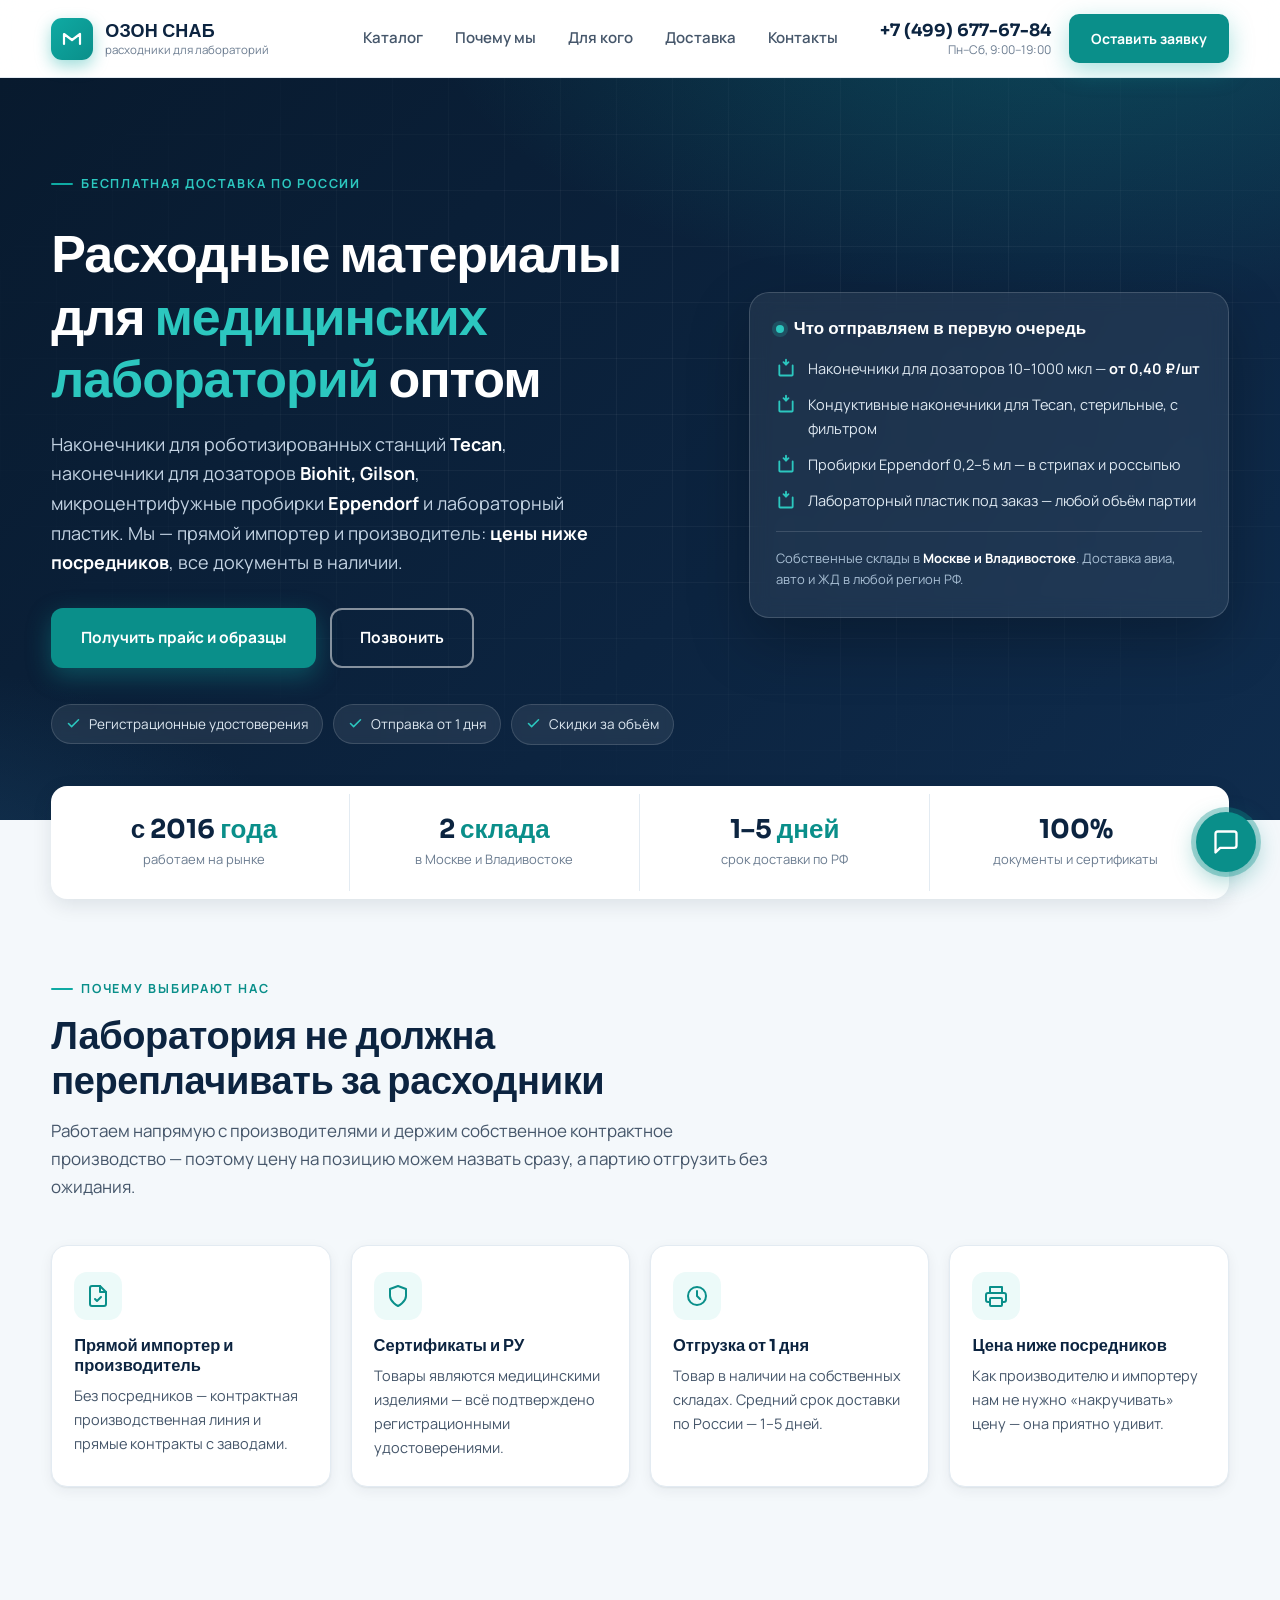
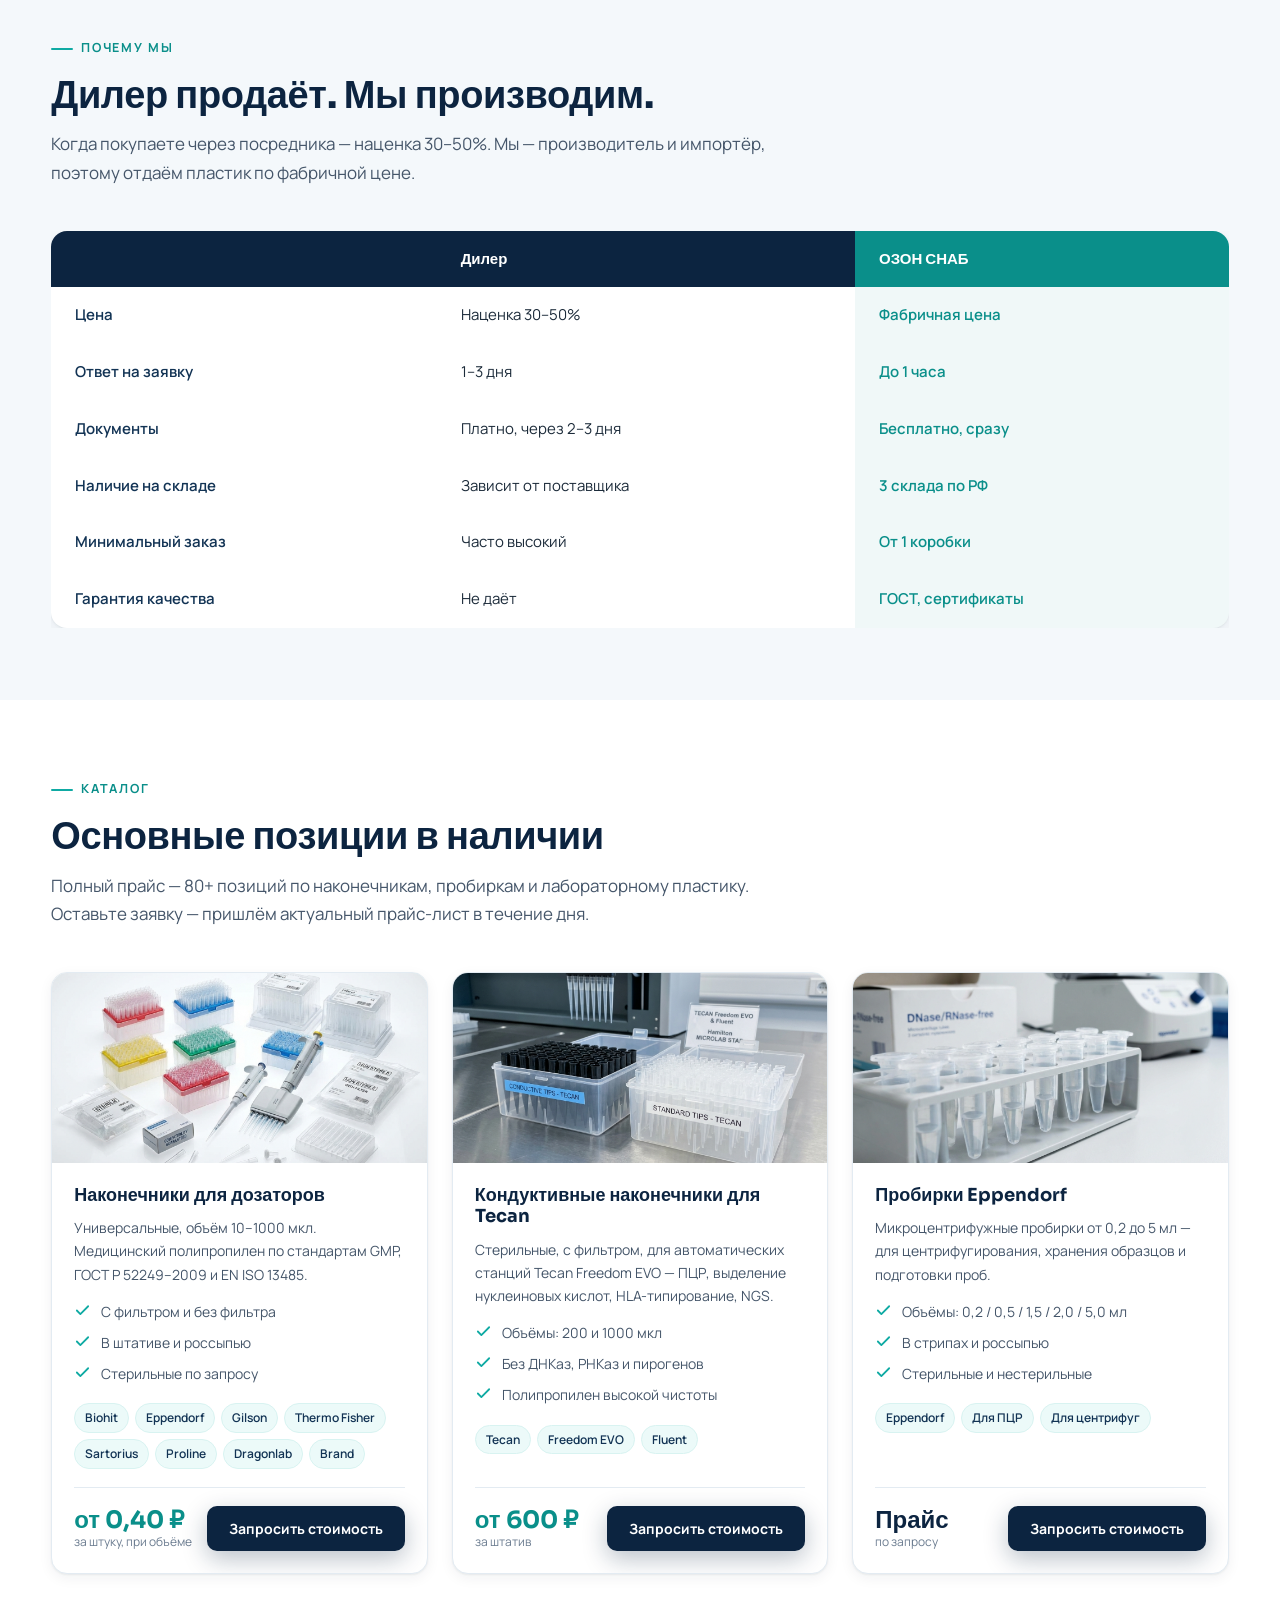
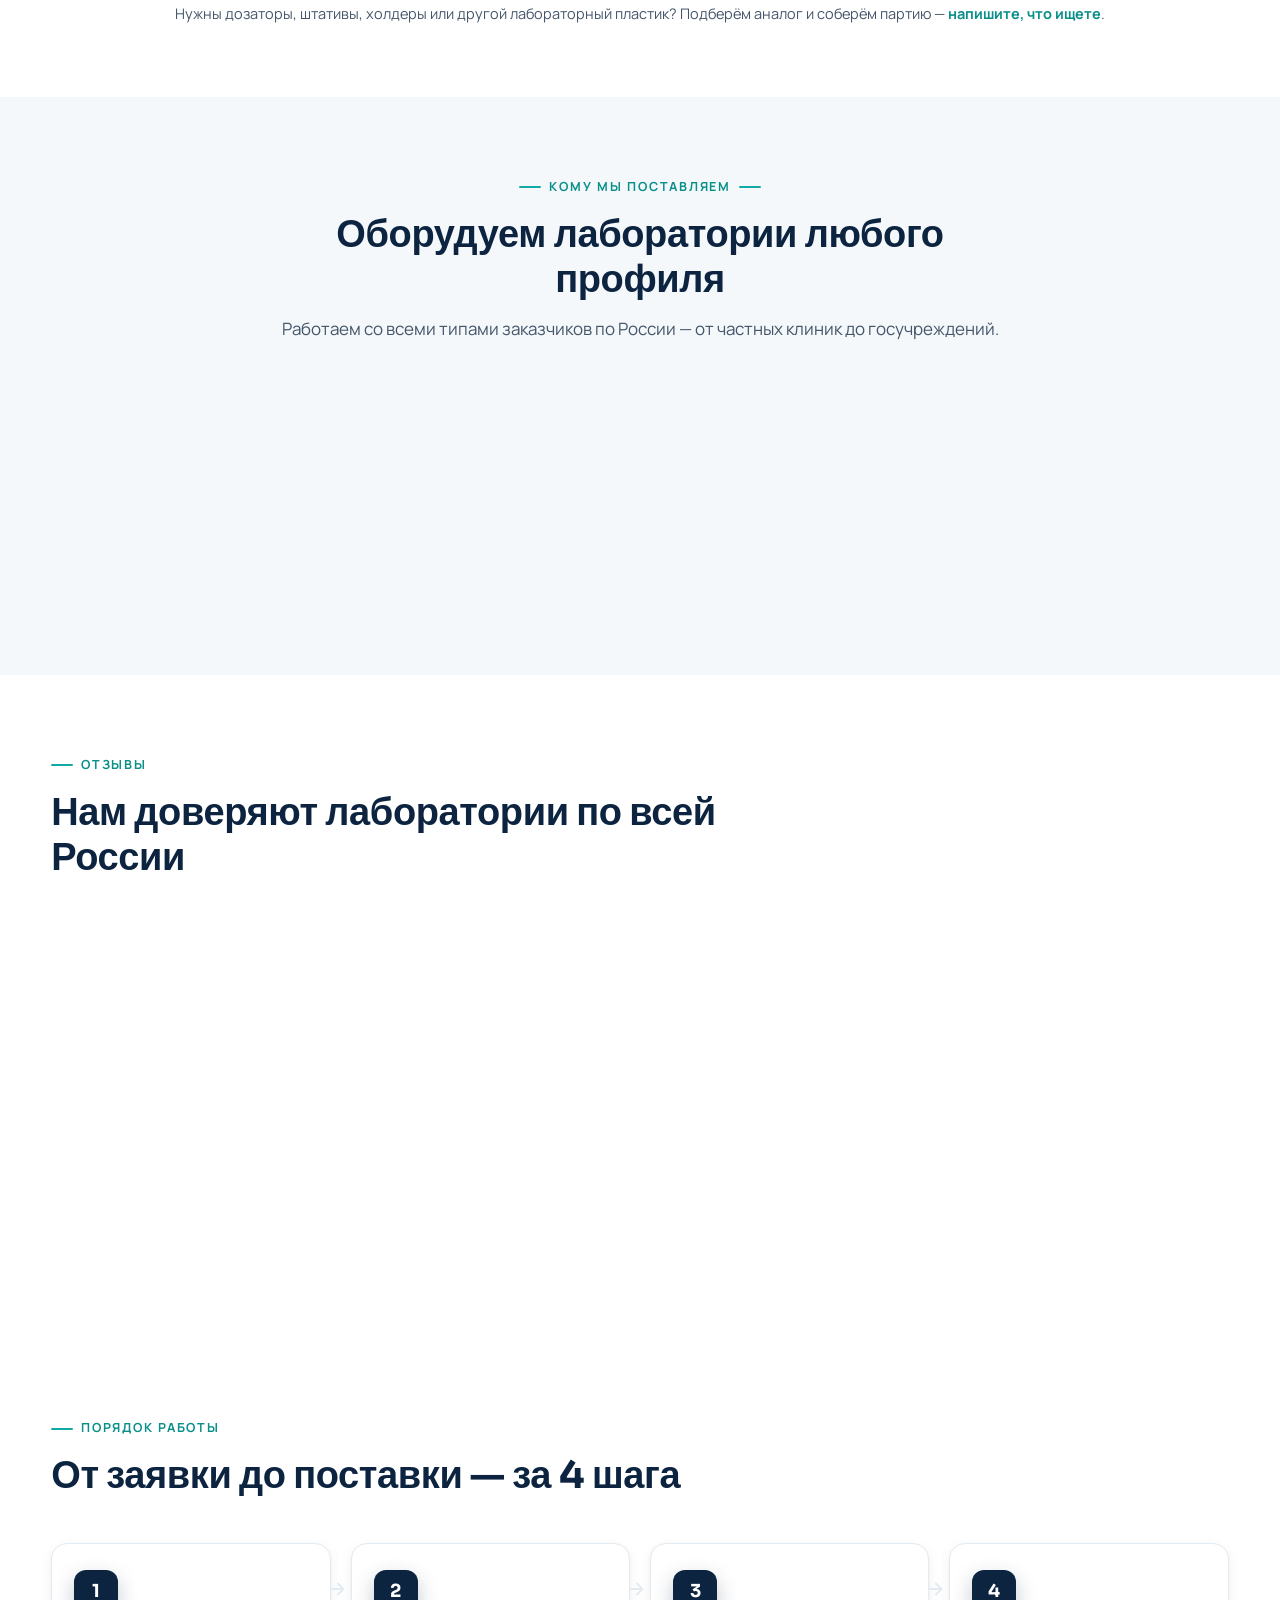
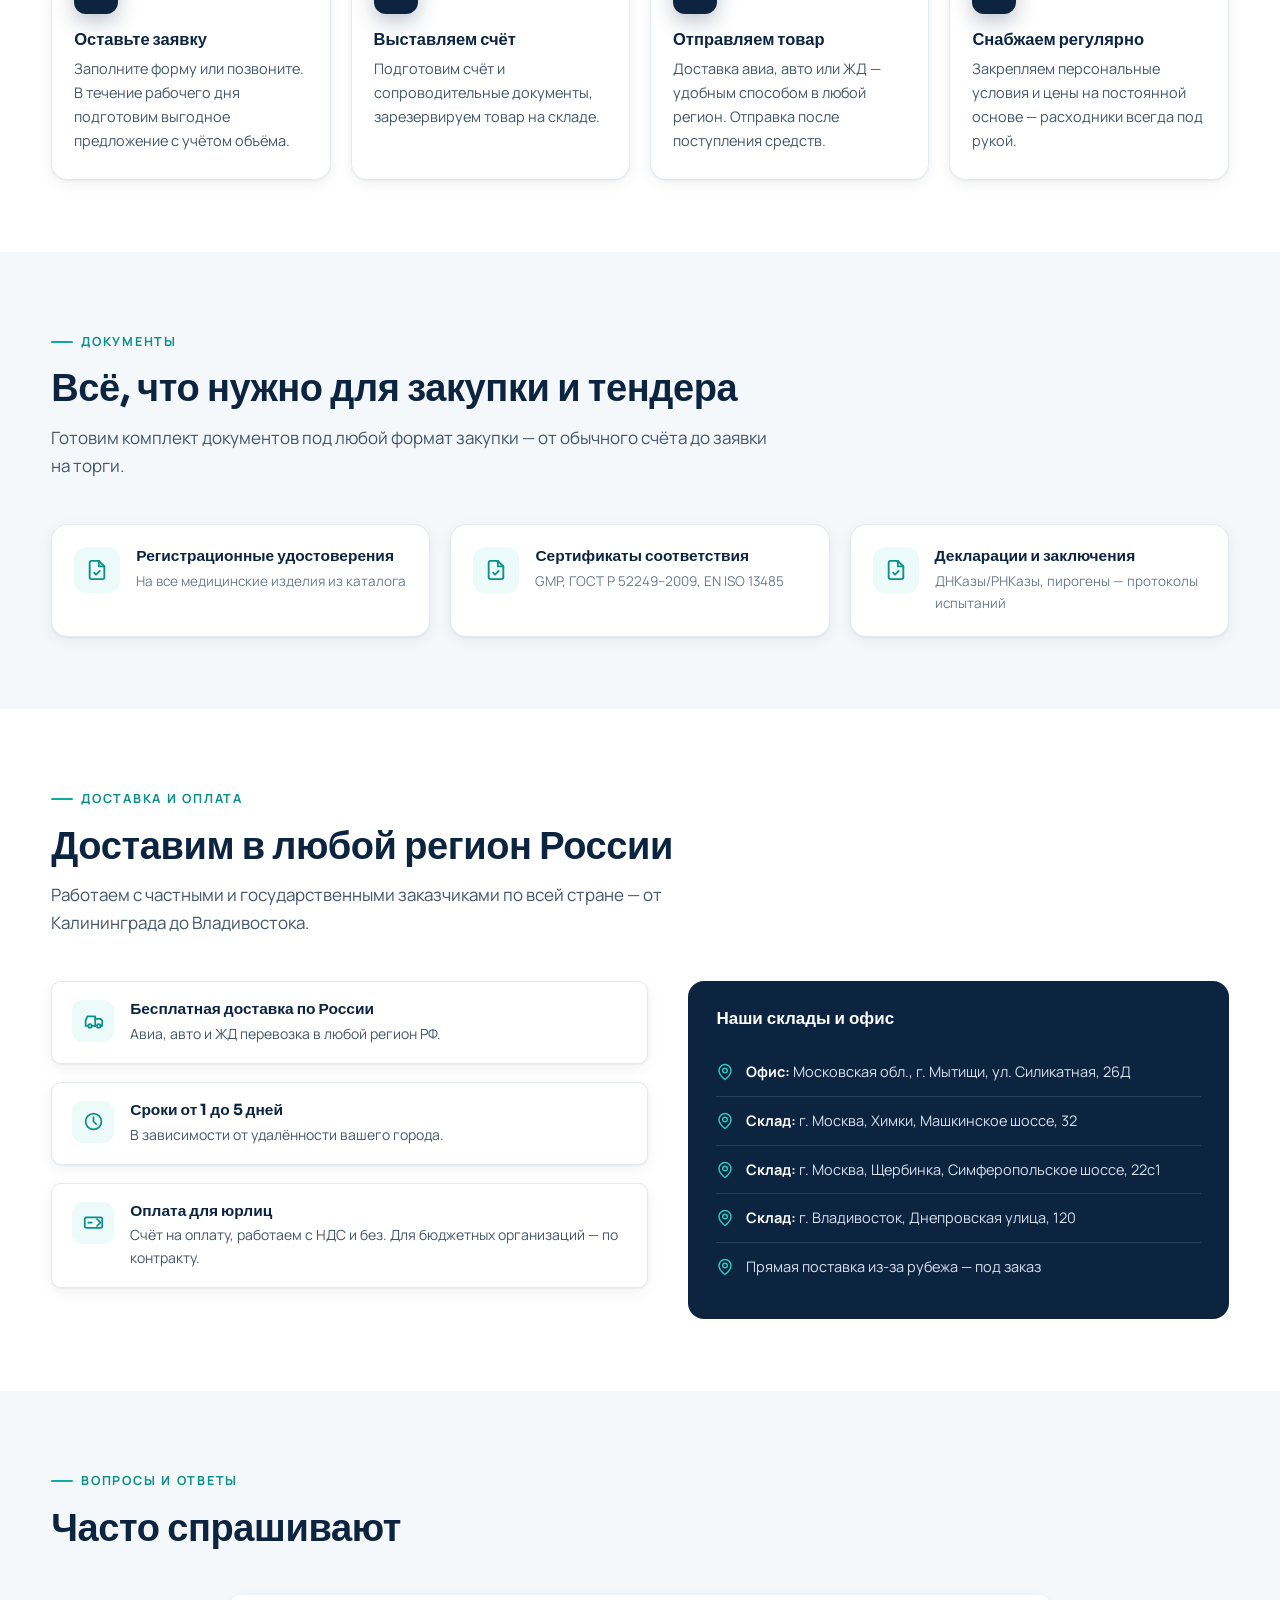
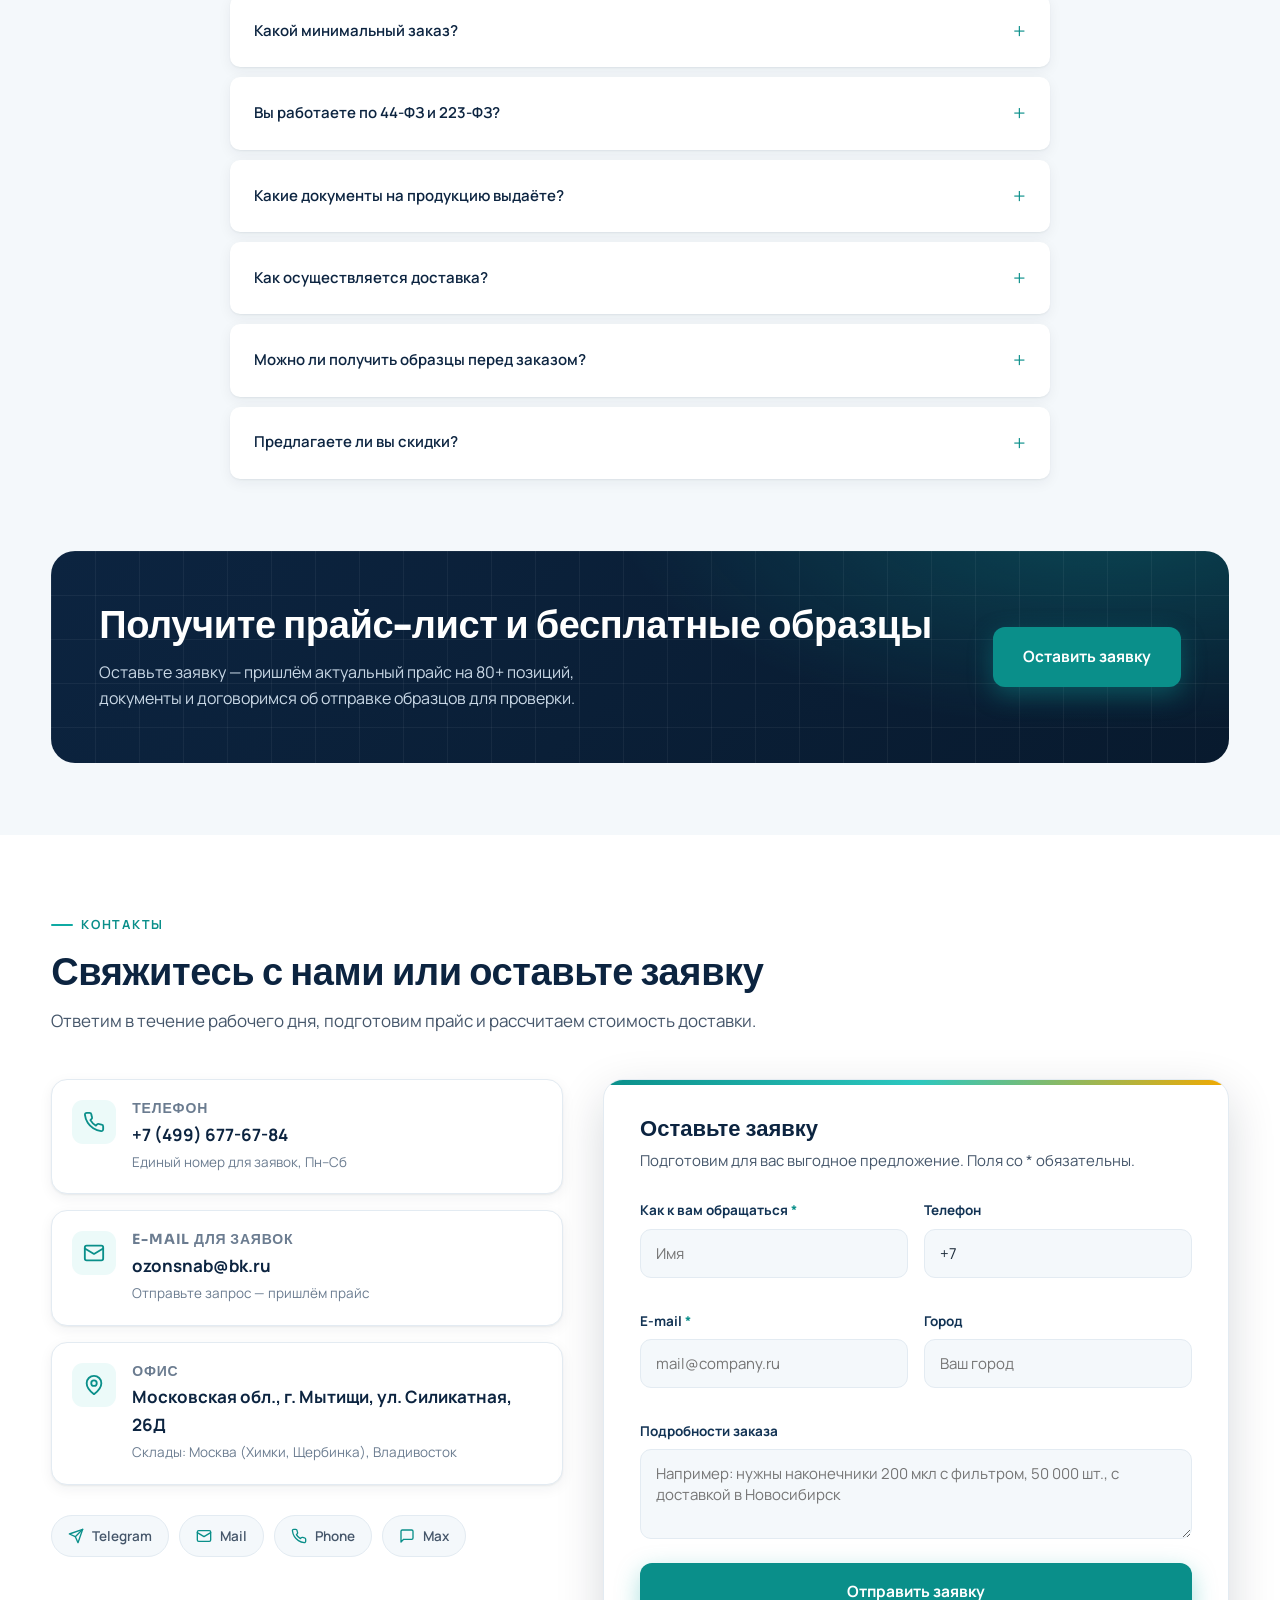
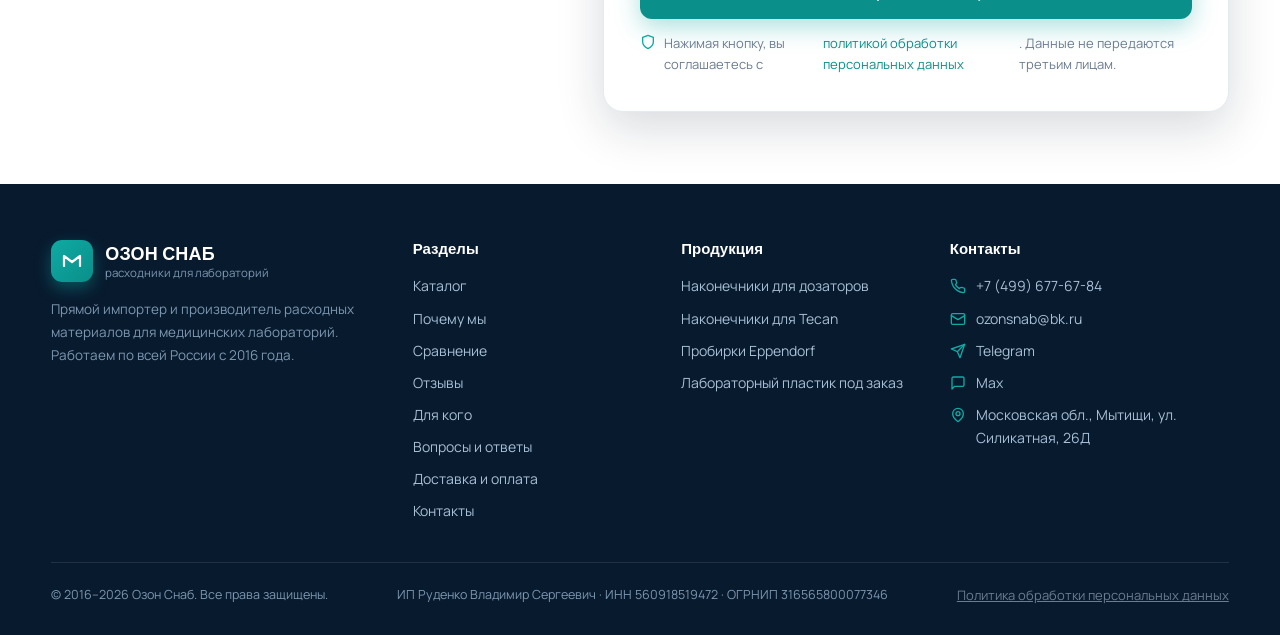
<file: ozonsnab-site/index.html>
<!DOCTYPE html>
<html lang="ru">
<head>
  <meta charset="UTF-8">
  <meta name="viewport" content="width=device-width, initial-scale=1.0">
  <title>Озон Снаб — расходные материалы для мед. лабораторий оптом с доставкой по России</title>
  <meta name="description" content="Наконечники для дозаторов Biohit, Gilson и роботизированных станций Tecan, пробирки Eppendorf оптом. Прямой импортер, сертификаты, бесплатная доставка по России. Запросите прайс и бесплатные образцы.">
  <meta name="keywords" content="наконечники для дозаторов, наконечники Tecan, пробирки eppendorf, расходные материалы для лабораторий, лабораторный пластик оптом">
  <meta property="og:title" content="Озон Снаб — расходные материалы для мед. лабораторий оптом">
  <meta property="og:description" content="Наконечники для дозаторов и Tecan, пробирки Eppendorf. Сертификаты РУ, бесплатная доставка по России. Прайс и образцы — по запросу.">
  <meta property="og:type" content="website">
  <meta property="og:url" content="https://ozonsnab.ru/">
  <meta property="og:image" content="">
  <link rel="preconnect" href="https://fonts.googleapis.com">
  <link rel="preconnect" href="https://fonts.gstatic.com" crossorigin>
  <link href="https://fonts.googleapis.com/css2?family=Manrope:wght@400;500;600;700;800&family=Sora:wght@600;700;800&display=swap" rel="stylesheet">
  <link rel="stylesheet" href="css/styles.css">
  <link rel="icon" type="image/svg+xml" href="data:image/svg+xml,%3Csvg xmlns='http://www.w3.org/2000/svg' viewBox='0 0 64 64'%3E%3Crect width='64' height='64' rx='14' fill='%230a8f8a'/%3E%3Cpath d='M18 42V22l14 12 14-12v20' stroke='white' stroke-width='5' fill='none' stroke-linecap='round' stroke-linejoin='round'/%3E%3C/svg%3E">

  <!-- Schema.org -->
  <script type="application/ld+json">
  {
    "@context": "https://schema.org",
    "@type": "Organization",
    "name": "Озон Снаб",
    "url": "https://ozonsnab.ru/",
    "email": "ozonsnab@bk.ru",
    "telephone": "+74996776784",
    "address": {
      "@type": "PostalAddress",
      "addressLocality": "Московская обл., г. Мытищи",
      "streetAddress": "ул. Силикатная, 26Д"
    },
    "founder": { "@type": "Person", "name": "Руденко Владимир Сергеевич" }
  }
  </script>
</head>
<body>

  <!-- ===== HEADER ===== -->
  <header class="header" id="top">
    <div class="container header-inner">
      <a class="logo" href="#top" aria-label="Озон Снаб — на главную">
        <span class="logo-mark">
          <svg viewBox="0 0 24 24" fill="none" stroke="#fff" stroke-width="2.2" stroke-linecap="round" stroke-linejoin="round"><path d="M4 17V7l8 6 8-6v10"/></svg>
        </span>
        <span class="logo-text">
          <b>ОЗОН СНАБ</b>
          <span>расходники для лабораторий</span>
        </span>
      </a>

      <nav class="nav" id="nav" aria-label="Основное меню">
        <a href="#catalog">Каталог</a>
        <a href="#about">Почему мы</a>
        <a href="#clients">Для кого</a>
        <a href="#delivery">Доставка</a>
        <a href="#contacts">Контакты</a>
      </nav>

      <div class="header-actions">
        <div class="header-phone">
          <a href="tel:+74996776784">+7 (499) 677-67-84</a>
          <span>Пн–Сб, 9:00–19:00</span>
        </div>
        <a href="#request" class="btn btn-primary btn-sm">Оставить заявку</a>
        <button class="burger" id="burger" aria-label="Открыть меню" aria-expanded="false">
          <span></span><span></span><span></span>
        </button>
      </div>
    </div>
  </header>

  <!-- ===== HERO ===== -->
  <section class="hero">
    <div class="container hero-inner">
      <div>
        <div class="eyebrow" style="color:var(--teal-400)">Бесплатная доставка по России</div>
        <h1>Расходные материалы для <em>медицинских лабораторий</em> оптом</h1>
        <p class="hero-sub">
          Наконечники для роботизированных станций <b>Tecan</b>, наконечники для дозаторов <b>Biohit, Gilson</b>,
          микроцентрифужные пробирки <b>Eppendorf</b> и лабораторный пластик.
          Мы — прямой импортер и производитель: <b>цены ниже посредников</b>, все документы в наличии.
        </p>
        <div class="hero-cta">
          <a href="#request" class="btn btn-primary">Получить прайс и образцы</a>
          <a href="tel:+74996776784" class="btn btn-outline">Позвонить</a>
        </div>
        <ul class="hero-tags">
          <li><svg viewBox="0 0 24 24" fill="none" stroke="currentColor" stroke-width="2.5" stroke-linecap="round" stroke-linejoin="round"><path d="M20 6 9 17l-5-5"/></svg>Регистрационные удостоверения</li>
          <li><svg viewBox="0 0 24 24" fill="none" stroke="currentColor" stroke-width="2.5" stroke-linecap="round" stroke-linejoin="round"><path d="M20 6 9 17l-5-5"/></svg>Отправка от 1 дня</li>
          <li><svg viewBox="0 0 24 24" fill="none" stroke="currentColor" stroke-width="2.5" stroke-linecap="round" stroke-linejoin="round"><path d="M20 6 9 17l-5-5"/></svg>Скидки за объём</li>
        </ul>
      </div>

      <aside class="hero-card">
        <h3><span class="dot"></span> Что отправляем в первую очередь</h3>
        <ul>
          <li>
            <svg viewBox="0 0 24 24" fill="none" stroke="currentColor" stroke-width="2.2" stroke-linecap="round" stroke-linejoin="round"><path d="M12 2v6m0 0 3-3m-3 3L9 5"/><path d="M4 9v11a1 1 0 0 0 1 1h14a1 1 0 0 0 1-1V9"/></svg>
            <span>Наконечники для дозаторов 10–1000 мкл — <b style="color:#fff">от 0,40 ₽/шт</b></span>
          </li>
          <li>
            <svg viewBox="0 0 24 24" fill="none" stroke="currentColor" stroke-width="2.2" stroke-linecap="round" stroke-linejoin="round"><path d="M12 2v6m0 0 3-3m-3 3L9 5"/><path d="M4 9v11a1 1 0 0 0 1 1h14a1 1 0 0 0 1-1V9"/></svg>
            <span>Кондуктивные наконечники для Tecan, стерильные, с фильтром</span>
          </li>
          <li>
            <svg viewBox="0 0 24 24" fill="none" stroke="currentColor" stroke-width="2.2" stroke-linecap="round" stroke-linejoin="round"><path d="M12 2v6m0 0 3-3m-3 3L9 5"/><path d="M4 9v11a1 1 0 0 0 1 1h14a1 1 0 0 0 1-1V9"/></svg>
            <span>Пробирки Eppendorf 0,2–5 мл — в стрипах и россыпью</span>
          </li>
          <li>
            <svg viewBox="0 0 24 24" fill="none" stroke="currentColor" stroke-width="2.2" stroke-linecap="round" stroke-linejoin="round"><path d="M12 2v6m0 0 3-3m-3 3L9 5"/><path d="M4 9v11a1 1 0 0 0 1 1h14a1 1 0 0 0 1-1V9"/></svg>
            <span>Лабораторный пластик под заказ — любой объём партии</span>
          </li>
        </ul>
        <div class="hc-note">Собственные склады в <b>Москве и Владивостоке</b>. Доставка авиа, авто и ЖД в любой регион РФ.</div>
      </aside>
    </div>
  </section>

  <!-- ===== STATS ===== -->
  <div class="stats">
    <div class="container">
      <div class="stats-grid">
        <div class="stat reveal"><b>с 2016 <i>года</i></b><span>работаем на рынке</span></div>
        <div class="stat reveal reveal-d1"><b>2 <i>склада</i></b><span>в Москве и Владивостоке</span></div>
        <div class="stat reveal reveal-d2"><b>1–5 <i>дней</i></b><span>срок доставки по РФ</span></div>
        <div class="stat reveal reveal-d3"><b>100%</b><span>документы и сертификаты</span></div>
      </div>
    </div>
  </div>

  <!-- ===== ABOUT / ADVANTAGES ===== -->
  <section class="section" id="about">
    <div class="container">
      <div class="section-head">
        <span class="eyebrow">Почему выбирают нас</span>
        <h2>Лаборатория не должна переплачивать за расходники</h2>
        <p>Работаем напрямую с производителями и держим собственное контрактное производство — поэтому цену на позицию можем назвать сразу, а партию отгрузить без ожидания.</p>
      </div>
      <div class="adv-grid">
        <div class="adv-card reveal">
          <div class="adv-icon"><svg viewBox="0 0 24 24" fill="none" stroke="currentColor" stroke-width="2" stroke-linecap="round" stroke-linejoin="round"><path d="M14 2H6a2 2 0 0 0-2 2v16a2 2 0 0 0 2 2h12a2 2 0 0 0 2-2V8z"/><path d="M14 2v6h6"/><path d="m9 15 2 2 4-4"/></svg></div>
          <h3>Прямой импортер и производитель</h3>
          <p>Без посредников — контрактная производственная линия и прямые контракты с заводами.</p>
        </div>
        <div class="adv-card reveal reveal-d1">
          <div class="adv-icon"><svg viewBox="0 0 24 24" fill="none" stroke="currentColor" stroke-width="2" stroke-linecap="round" stroke-linejoin="round"><path d="M12 22s8-4 8-10V5l-8-3-8 3v7c0 6 8 10 8 10z"/></svg></div>
          <h3>Сертификаты и РУ</h3>
          <p>Товары являются медицинскими изделиями — всё подтверждено регистрационными удостоверениями.</p>
        </div>
        <div class="adv-card reveal reveal-d2">
          <div class="adv-icon"><svg viewBox="0 0 24 24" fill="none" stroke="currentColor" stroke-width="2" stroke-linecap="round" stroke-linejoin="round"><circle cx="12" cy="12" r="9"/><path d="M12 7v5l3 3"/></svg></div>
          <h3>Отгрузка от 1 дня</h3>
          <p>Товар в наличии на собственных складах. Средний срок доставки по России — 1–5 дней.</p>
        </div>
        <div class="adv-card reveal reveal-d3">
          <div class="adv-icon"><svg viewBox="0 0 24 24" fill="none" stroke="currentColor" stroke-width="2" stroke-linecap="round" stroke-linejoin="round"><path d="M6 9V3h12v6"/><path d="M6 18H4a2 2 0 0 1-2-2v-5a2 2 0 0 1 2-2h16a2 2 0 0 1 2 2v5a2 2 0 0 1-2 2h-2"/><rect x="6" y="14" width="12" height="8" rx="1"/></svg></div>
          <h3>Цена ниже посредников</h3>
          <p>Как производителю и импортеру нам не нужно «накручивать» цену — она приятно удивит.</p>
        </div>
      </div>
    </div>
  </section>

  <!-- ===== COMPARISON TABLE ===== -->
  <section class="section" id="compare">
    <div class="container">
      <div class="section-head">
        <span class="eyebrow">Почему мы</span>
        <h2>Дилер продаёт. Мы производим.</h2>
        <p>Когда покупаете через посредника — наценка 30–50%. Мы — производитель и импортёр, поэтому отдаём пластик по фабричной цене.</p>
      </div>
      <div class="compare-wrap reveal">
        <table class="compare-table">
          <thead>
            <tr><th></th><th>Дилер</th><th class="col-us">ОЗОН СНАБ</th></tr>
          </thead>
          <tbody>
            <tr><td>Цена</td><td>Наценка 30–50%</td><td class="col-us">Фабричная цена</td></tr>
            <tr><td>Ответ на заявку</td><td>1–3 дня</td><td class="col-us">До 1 часа</td></tr>
            <tr><td>Документы</td><td>Платно, через 2–3 дня</td><td class="col-us">Бесплатно, сразу</td></tr>
            <tr><td>Наличие на складе</td><td>Зависит от поставщика</td><td class="col-us">3 склада по РФ</td></tr>
            <tr><td>Минимальный заказ</td><td>Часто высокий</td><td class="col-us">От 1 коробки</td></tr>
            <tr><td>Гарантия качества</td><td>Не даёт</td><td class="col-us">ГОСТ, сертификаты</td></tr>
          </tbody>
        </table>
      </div>
    </div>
  </section>

  <!-- ===== CATALOG ===== -->
  <section class="section section-alt" id="catalog">
    <div class="container">
      <div class="section-head">
        <span class="eyebrow">Каталог</span>
        <h2>Основные позиции в наличии</h2>
        <p>Полный прайс — 80+ позиций по наконечникам, пробиркам и лабораторному пластику. Оставьте заявку — пришлём актуальный прайс-лист в течение дня.</p>
      </div>

      <div class="catalog-grid">

        <!-- Card 1 -->
        <article class="product-card reveal">
          <div class="product-visual">
            <span class="product-badge stock">Хит продаж</span>
            <img src="img/product-1.png" alt="Наконечники для дозаторов" loading="lazy">
          </div>
          <div class="product-body">
            <h3>Наконечники для дозаторов</h3>
            <p class="p-desc">Универсальные, объём 10–1000 мкл. Медицинский полипропилен по стандартам GMP, ГОСТ Р 52249–2009 и EN ISO 13485.</p>
            <ul class="p-feats">
              <li><svg viewBox="0 0 24 24" fill="none" stroke="currentColor" stroke-width="2.5" stroke-linecap="round" stroke-linejoin="round"><path d="M20 6 9 17l-5-5"/></svg>С фильтром и без фильтра</li>
              <li><svg viewBox="0 0 24 24" fill="none" stroke="currentColor" stroke-width="2.5" stroke-linecap="round" stroke-linejoin="round"><path d="M20 6 9 17l-5-5"/></svg>В штативе и россыпью</li>
              <li><svg viewBox="0 0 24 24" fill="none" stroke="currentColor" stroke-width="2.5" stroke-linecap="round" stroke-linejoin="round"><path d="M20 6 9 17l-5-5"/></svg>Стерильные по запросу</li>
            </ul>
            <div class="p-compat">
              <span>Biohit</span><span>Eppendorf</span><span>Gilson</span><span>Thermo Fisher</span><span>Sartorius</span><span>Proline</span><span>Dragonlab</span><span>Brand</span>
            </div>
            <div class="product-foot">
              <div class="p-price"><b><i>от 0,40 ₽</i></b><span>за штуку, при объёме</span></div>
              <button class="btn btn-navy btn-sm js-request" data-product="Наконечники для дозаторов 10–1000 мкл">Запросить стоимость</button>
            </div>
          </div>
        </article>

        <!-- Card 2 -->
        <article class="product-card reveal reveal-d1">
          <div class="product-visual">
            <span class="product-badge">Под заказ</span>
            <img src="img/product-2.png" alt="Кондуктивные наконечники для Tecan" loading="lazy">
          </div>
          <div class="product-body">
            <h3>Кондуктивные наконечники для Tecan</h3>
            <p class="p-desc">Стерильные, с фильтром, для автоматических станций Tecan Freedom EVO — ПЦР, выделение нуклеиновых кислот, HLA-типирование, NGS.</p>
            <ul class="p-feats">
              <li><svg viewBox="0 0 24 24" fill="none" stroke="currentColor" stroke-width="2.5" stroke-linecap="round" stroke-linejoin="round"><path d="M20 6 9 17l-5-5"/></svg>Объёмы: 200 и 1000 мкл</li>
              <li><svg viewBox="0 0 24 24" fill="none" stroke="currentColor" stroke-width="2.5" stroke-linecap="round" stroke-linejoin="round"><path d="M20 6 9 17l-5-5"/></svg>Без ДНКаз, РНКаз и пирогенов</li>
              <li><svg viewBox="0 0 24 24" fill="none" stroke="currentColor" stroke-width="2.5" stroke-linecap="round" stroke-linejoin="round"><path d="M20 6 9 17l-5-5"/></svg>Полипропилен высокой чистоты</li>
            </ul>
            <div class="p-compat">
              <span>Tecan</span><span>Freedom EVO</span><span>Fluent</span>
            </div>
            <div class="product-foot">
              <div class="p-price"><b><i>от 600 ₽</i></b><span>за штатив</span></div>
              <button class="btn btn-navy btn-sm js-request" data-product="Кондуктивные наконечники для Tecan 200/1000 мкл">Запросить стоимость</button>
            </div>
          </div>
        </article>

        <!-- Card 3 -->
        <article class="product-card reveal reveal-d2">
          <div class="product-visual">
            <span class="product-badge stock">В наличии</span>
            <img src="img/product-3.png" alt="Пробирки Eppendorf" loading="lazy">
          </div>
          <div class="product-body">
            <h3>Пробирки Eppendorf</h3>
            <p class="p-desc">Микроцентрифужные пробирки от 0,2 до 5 мл — для центрифугирования, хранения образцов и подготовки проб.</p>
            <ul class="p-feats">
              <li><svg viewBox="0 0 24 24" fill="none" stroke="currentColor" stroke-width="2.5" stroke-linecap="round" stroke-linejoin="round"><path d="M20 6 9 17l-5-5"/></svg>Объёмы: 0,2 / 0,5 / 1,5 / 2,0 / 5,0 мл</li>
              <li><svg viewBox="0 0 24 24" fill="none" stroke="currentColor" stroke-width="2.5" stroke-linecap="round" stroke-linejoin="round"><path d="M20 6 9 17l-5-5"/></svg>В стрипах и россыпью</li>
              <li><svg viewBox="0 0 24 24" fill="none" stroke="currentColor" stroke-width="2.5" stroke-linecap="round" stroke-linejoin="round"><path d="M20 6 9 17l-5-5"/></svg>Стерильные и нестерильные</li>
            </ul>
            <div class="p-compat">
              <span>Eppendorf</span><span>Для ПЦР</span><span>Для центрифуг</span>
            </div>
            <div class="product-foot">
              <div class="p-price"><b>Прайс</b><span>по запросу</span></div>
              <button class="btn btn-navy btn-sm js-request" data-product="Пробирки Eppendorf 0,2–5 мл">Запросить стоимость</button>
            </div>
          </div>
        </article>

      </div>

      <p style="text-align:center; color:var(--ink-soft); font-size:14.5px; margin-top:28px;">
        Нужны дозаторы, штативы, холдеры или другой лабораторный пластик? Подберём аналог и соберём партию — <a href="#request" style="font-weight:700;">напишите, что ищете</a>.
      </p>
    </div>
  </section>

  <!-- ===== CLIENTS / AUDIENCE ===== -->
  <section class="section" id="clients">
    <div class="container">
      <div class="section-head center">
        <span class="eyebrow">Кому мы поставляем</span>
        <h2>Оборудуем лаборатории любого профиля</h2>
        <p>Работаем со всеми типами заказчиков по России — от частных клиник до госучреждений.</p>
      </div>
      <div class="aud-grid">
        <div class="aud-card reveal"><div class="aud-num">01</div><h3>Частные лаборатории</h3><p>Найден и своевременные поставки расходников под рабочий ритм — без простоев в приёме анализов.</p></div>
        <div class="aud-card reveal reveal-d1"><div class="aud-num">02</div><h3>Больницы и госучреждения</h3><p>Работаем по 44-ФЗ и 223-ФЗ, готовим полный пакет документов для тендеров и контрактов.</p></div>
        <div class="aud-card reveal reveal-d2"><div class="aud-num">03</div><h3>Ветеринарные клиники</h3><p>Расходники для ветлабораторий: ПЦР-диагностика, ИФА, бактериология — в наличии и под заказ.</p></div>
        <div class="aud-card reveal reveal-d3"><div class="aud-num">04</div><h3>Научные и учебные центры</h3><p>НИИ, вузы и стартапы: лабораторный пластик мелкими и крупными партиями с отсрочкой для бюджетных организаций.</p></div>
      </div>
    </div>
  </section>

  <!-- ===== REVIEWS ===== -->
  <section class="section section-alt" id="reviews">
    <div class="container">
      <div class="section-head">
        <span class="eyebrow">Отзывы</span>
        <h2>Нам доверяют лаборатории по всей России</h2>
      </div>
      <div class="reviews-grid">
        <div class="review-card reveal">
          <div class="review-stars">★★★★★</div>
          <p class="review-text">«Перешли на наконечники ОЗОН СНАБ полгода назад. Цена действительно на 28–32% ниже, чем у предыдущего поставщика. Совместимость с Gilson PIPETMAN — 100%. Документы для тендера приходят в комплекте, это сильно упрощает закупку.»</p>
          <div class="review-author">
            <div class="review-avatar">АК</div>
            <div><strong>Анна Крылова</strong><span>Зав. лабораторией, ГБУЗ «ГКБ №52», Москва</span></div>
          </div>
        </div>
        <div class="review-card reveal reveal-d1">
          <div class="review-stars">★★★★★</div>
          <p class="review-text">«Заказываем наконечники для TECAN Freedom EVO. Раньше брали через дистрибьютора — долго и дорого. Первый заказ пришёл за 3 дня в Казань, менеджер ответил за 40 минут. Качество в работе — отлично.»</p>
          <div class="review-author">
            <div class="review-avatar">ДМ</div>
            <div><strong>Дмитрий Морозов</strong><span>Ст. научный сотрудник, ФГБНУ «КазНИИЭМ»</span></div>
          </div>
        </div>
        <div class="review-card reveal reveal-d2">
          <div class="review-stars">★★★★★</div>
          <p class="review-text">«Берём пробирки Эппендорфа для молекулярной диагностики. ДНКазы/РНКазы-free — проверяли, соответствует. Экономия по сравнению с оригинальным Eppendorf — около 35%. СГР и CoA в полном порядке.»</p>
          <div class="review-author">
            <div class="review-avatar">ОС</div>
            <div><strong>Ольга Соколова</strong><span>Руководитель ПЦР-лаборатории, ООО «МедЭксперт», СПб</span></div>
          </div>
        </div>
      </div>
    </div>
  </section>

  <!-- ===== HOW WE WORK ===== -->
  <section class="section section-alt" id="how">
    <div class="container">
      <div class="section-head">
        <span class="eyebrow">Порядок работы</span>
        <h2>От заявки до поставки — за 4 шага</h2>
      </div>
      <div class="steps">
        <div class="step reveal">
          <span class="step-arrow"><svg viewBox="0 0 24 24" fill="none" stroke="currentColor" stroke-width="2" stroke-linecap="round" stroke-linejoin="round"><path d="M5 12h14m-6-6 6 6-6 6"/></svg></span>
          <div class="step-num">1</div>
          <h3>Оставьте заявку</h3>
          <p>Заполните форму или позвоните. В течение рабочего дня подготовим выгодное предложение с учётом объёма.</p>
        </div>
        <div class="step reveal reveal-d1">
          <span class="step-arrow"><svg viewBox="0 0 24 24" fill="none" stroke="currentColor" stroke-width="2" stroke-linecap="round" stroke-linejoin="round"><path d="M5 12h14m-6-6 6 6-6 6"/></svg></span>
          <div class="step-num">2</div>
          <h3>Выставляем счёт</h3>
          <p>Подготовим счёт и сопроводительные документы, зарезервируем товар на складе.</p>
        </div>
        <div class="step reveal reveal-d2">
          <span class="step-arrow"><svg viewBox="0 0 24 24" fill="none" stroke="currentColor" stroke-width="2" stroke-linecap="round" stroke-linejoin="round"><path d="M5 12h14m-6-6 6 6-6 6"/></svg></span>
          <div class="step-num">3</div>
          <h3>Отправляем товар</h3>
          <p>Доставка авиа, авто или ЖД — удобным способом в любой регион. Отправка после поступления средств.</p>
        </div>
        <div class="step reveal reveal-d3">
          <div class="step-num">4</div>
          <h3>Снабжаем регулярно</h3>
          <p>Закрепляем персональные условия и цены на постоянной основе — расходники всегда под рукой.</p>
        </div>
      </div>
    </div>
  </section>

  <!-- ===== DOCUMENTS ===== -->
  <section class="section" id="docs">
    <div class="container">
      <div class="section-head">
        <span class="eyebrow">Документы</span>
        <h2>Всё, что нужно для закупки и тендера</h2>
        <p>Готовим комплект документов под любой формат закупки — от обычного счёта до заявки на торги.</p>
      </div>
      <div class="doc-grid">
        <div class="doc-card reveal">
          <div class="doc-icon"><svg viewBox="0 0 24 24" fill="none" stroke="currentColor" stroke-width="2" stroke-linecap="round" stroke-linejoin="round"><path d="M14 2H6a2 2 0 0 0-2 2v16a2 2 0 0 0 2 2h12a2 2 0 0 0 2-2V8z"/><path d="M14 2v6h6"/><path d="m9 15 2 2 4-4"/></svg></div>
          <div><h3>Регистрационные удостоверения</h3><p>На все медицинские изделия из каталога</p></div>
        </div>
        <div class="doc-card reveal reveal-d1">
          <div class="doc-icon"><svg viewBox="0 0 24 24" fill="none" stroke="currentColor" stroke-width="2" stroke-linecap="round" stroke-linejoin="round"><path d="M14 2H6a2 2 0 0 0-2 2v16a2 2 0 0 0 2 2h12a2 2 0 0 0 2-2V8z"/><path d="M14 2v6h6"/><path d="m9 15 2 2 4-4"/></svg></div>
          <div><h3>Сертификаты соответствия</h3><p>GMP, ГОСТ Р 52249–2009, EN ISO 13485</p></div>
        </div>
        <div class="doc-card reveal reveal-d2">
          <div class="doc-icon"><svg viewBox="0 0 24 24" fill="none" stroke="currentColor" stroke-width="2" stroke-linecap="round" stroke-linejoin="round"><path d="M14 2H6a2 2 0 0 0-2 2v16a2 2 0 0 0 2 2h12a2 2 0 0 0 2-2V8z"/><path d="M14 2v6h6"/><path d="m9 15 2 2 4-4"/></svg></div>
          <div><h3>Декларации и заключения</h3><p>ДНКазы/РНКазы, пирогены — протоколы испытаний</p></div>
        </div>
      </div>
    </div>
  </section>

  <!-- ===== DELIVERY ===== -->
  <section class="section section-alt" id="delivery">
    <div class="container">
      <div class="section-head">
        <span class="eyebrow">Доставка и оплата</span>
        <h2>Доставим в любой регион России</h2>
        <p>Работаем с частными и государственными заказчиками по всей стране — от Калининграда до Владивостока.</p>
      </div>
      <div class="delivery-grid">
        <div class="delivery-list">
          <div class="delivery-item reveal">
            <div class="di-icon"><svg viewBox="0 0 24 24" fill="none" stroke="currentColor" stroke-width="2" stroke-linecap="round" stroke-linejoin="round"><path d="M5 17h-2v-6l2-5h9v11"/><path d="M14 17h-4"/><path d="M14 9h6l2 2v6h-2"/><circle cx="8" cy="17" r="2"/><circle cx="18" cy="17" r="2"/></svg></div>
            <div><h3>Бесплатная доставка по России</h3><p>Авиа, авто и ЖД перевозка в любой регион РФ.</p></div>
          </div>
          <div class="delivery-item reveal reveal-d1">
            <div class="di-icon"><svg viewBox="0 0 24 24" fill="none" stroke="currentColor" stroke-width="2" stroke-linecap="round" stroke-linejoin="round"><circle cx="12" cy="12" r="9"/><path d="M12 7v5l3 3"/></svg></div>
            <div><h3>Сроки от 1 до 5 дней</h3><p>В зависимости от удалённости вашего города.</p></div>
          </div>
          <div class="delivery-item reveal reveal-d2">
            <div class="di-icon"><svg viewBox="0 0 24 24" fill="none" stroke="currentColor" stroke-width="2" stroke-linecap="round" stroke-linejoin="round"><rect x="2" y="6" width="20" height="12" rx="2"/><path d="M6 12h4"/><path d="m16 8 4 4-4 4"/></svg></div>
            <div><h3>Оплата для юрлиц</h3><p>Счёт на оплату, работаем с НДС и без. Для бюджетных организаций — по контракту.</p></div>
          </div>
        </div>

        <div class="warehouses reveal">
          <h3>Наши склады и офис</h3>
          <div class="wh-item"><svg viewBox="0 0 24 24" fill="none" stroke="currentColor" stroke-width="2" stroke-linecap="round" stroke-linejoin="round"><path d="M20 10c0 6-8 12-8 12s-8-6-8-12a8 8 0 0 1 16 0Z"/><circle cx="12" cy="10" r="3"/></svg><span><b>Офис:</b> Московская обл., г. Мытищи, ул. Силикатная, 26Д</span></div>
          <div class="wh-item"><svg viewBox="0 0 24 24" fill="none" stroke="currentColor" stroke-width="2" stroke-linecap="round" stroke-linejoin="round"><path d="M20 10c0 6-8 12-8 12s-8-6-8-12a8 8 0 0 1 16 0Z"/><circle cx="12" cy="10" r="3"/></svg><span><b>Склад:</b> г. Москва, Химки, Машкинское шоссе, 32</span></div>
          <div class="wh-item"><svg viewBox="0 0 24 24" fill="none" stroke="currentColor" stroke-width="2" stroke-linecap="round" stroke-linejoin="round"><path d="M20 10c0 6-8 12-8 12s-8-6-8-12a8 8 0 0 1 16 0Z"/><circle cx="12" cy="10" r="3"/></svg><span><b>Склад:</b> г. Москва, Щербинка, Симферопольское шоссе, 22с1</span></div>
          <div class="wh-item"><svg viewBox="0 0 24 24" fill="none" stroke="currentColor" stroke-width="2" stroke-linecap="round" stroke-linejoin="round"><path d="M20 10c0 6-8 12-8 12s-8-6-8-12a8 8 0 0 1 16 0Z"/><circle cx="12" cy="10" r="3"/></svg><span><b>Склад:</b> г. Владивосток, Днепровская улица, 120</span></div>
          <div class="wh-item"><svg viewBox="0 0 24 24" fill="none" stroke="currentColor" stroke-width="2" stroke-linecap="round" stroke-linejoin="round"><path d="M20 10c0 6-8 12-8 12s-8-6-8-12a8 8 0 0 1 16 0Z"/><circle cx="12" cy="10" r="3"/></svg><span>Прямая поставка из-за рубежа — под заказ</span></div>
        </div>
      </div>
    </div>
  </section>

  <!-- ===== FAQ ===== -->
  <section class="section" id="faq">
    <div class="container">
      <div class="section-head">
        <span class="eyebrow">Вопросы и ответы</span>
        <h2>Часто спрашивают</h2>
      </div>
      <div class="faq-list">
        <details class="faq-item reveal">
          <summary>Какой минимальный заказ?</summary>
          <div class="faq-answer"><p>Минимальный заказ — от 1 коробки наконечников или 1 упаковки пробирок. Для постоянных клиентов — гибкие условия и объёмные скидки.</p></div>
        </details>
        <details class="faq-item reveal reveal-d1">
          <summary>Вы работаете по 44-ФЗ и 223-ФЗ?</summary>
          <div class="faq-answer"><p>Да. Готовим полный пакет документов: спецификации, счета, акты, сертификаты качества, декларации соответствия. Работаем с бюджетными организациями.</p></div>
        </details>
        <details class="faq-item reveal reveal-d2">
          <summary>Какие документы на продукцию выдаёте?</summary>
          <div class="faq-answer"><p>Сертификат соответствия, декларацию о соответствии, паспорт изделия, протоколы испытаний. Всё — бесплатно и сразу при отгрузке.</p></div>
        </details>
        <details class="faq-item reveal reveal-d3">
          <summary>Как осуществляется доставка?</summary>
          <div class="faq-answer"><p>По Москве — курьером за наш счёт. По России — ТК «Деловые линии», «Байкал-Сервис» и другие перевозчики. Стоимость доставки по России рассчитывается индивидуально.</p></div>
        </details>
        <details class="faq-item reveal">
          <summary>Можно ли получить образцы перед заказом?</summary>
          <div class="faq-answer"><p>Да, отправляем бесплатные образцы наконечников для тестирования. Доставка тоже за наш счёт — оплачивать ничего не нужно.</p></div>
        </details>
        <details class="faq-item reveal reveal-d1">
          <summary>Предлагаете ли вы скидки?</summary>
          <div class="faq-answer"><p>Да, для постоянных клиентов — персональные скидки до 15%. Объёмные заказы — индивидуальные условия. Свяжитесь с нами для расчёта.</p></div>
        </details>
      </div>
    </div>
  </section>

  <!-- ===== CTA BAND ===== -->
  <section class="section" style="padding-top:0;">
    <div class="container">
      <div class="cta-band reveal">
        <div>
          <h2>Получите прайс-лист и бесплатные образцы</h2>
          <p>Оставьте заявку — пришлём актуальный прайс на 80+ позиций, документы и договоримся об отправке образцов для проверки.</p>
        </div>
        <a href="#request" class="btn btn-primary">Оставить заявку</a>
      </div>
    </div>
  </section>

  <!-- ===== CONTACTS + FORM ===== -->
  <section class="section section-alt" id="contacts">
    <div class="container">
      <div class="section-head">
        <span class="eyebrow">Контакты</span>
        <h2>Свяжитесь с нами или оставьте заявку</h2>
        <p>Ответим в течение рабочего дня, подготовим прайс и рассчитаем стоимость доставки.</p>
      </div>

      <div class="contact-grid">
        <div class="contact-cards">
          <div class="contact-card reveal">
            <div class="cc-icon"><svg viewBox="0 0 24 24" fill="none" stroke="currentColor" stroke-width="2" stroke-linecap="round" stroke-linejoin="round"><path d="M22 16.92v3a2 2 0 0 1-2.18 2 19.79 19.79 0 0 1-8.63-3.07 19.5 19.5 0 0 1-6-6 19.79 19.79 0 0 1-3.07-8.67A2 2 0 0 1 4.11 2h3a2 2 0 0 1 2 1.72c.13.96.36 1.9.7 2.81a2 2 0 0 1-.45 2.11L8.09 9.91a16 16 0 0 0 6 6l1.27-1.27a2 2 0 0 1 2.11-.45c.91.34 1.85.57 2.81.7A2 2 0 0 1 22 16.92Z"/></svg></div>
            <div>
              <h3>Телефон</h3>
              <a href="tel:+74996776784">+7 (499) 677-67-84</a>
              <div class="cc-sub">Единый номер для заявок, Пн–Сб</div>
            </div>
          </div>
          <div class="contact-card reveal reveal-d1">
            <div class="cc-icon"><svg viewBox="0 0 24 24" fill="none" stroke="currentColor" stroke-width="2" stroke-linecap="round" stroke-linejoin="round"><rect x="2" y="4" width="20" height="16" rx="2"/><path d="m22 7-10 6L2 7"/></svg></div>
            <div>
              <h3>E-mail для заявок</h3>
              <a href="mailto:ozonsnab@bk.ru">ozonsnab@bk.ru</a>
              <div class="cc-sub">Отправьте запрос — пришлём прайс</div>
            </div>
          </div>
          <div class="contact-card reveal reveal-d2">
            <div class="cc-icon"><svg viewBox="0 0 24 24" fill="none" stroke="currentColor" stroke-width="2" stroke-linecap="round" stroke-linejoin="round"><path d="M20 10c0 6-8 12-8 12s-8-6-8-12a8 8 0 0 1 16 0Z"/><circle cx="12" cy="10" r="3"/></svg></div>
            <div>
              <h3>Офис</h3>
              <div class="cc-val">Московская обл., г. Мытищи, ул. Силикатная, 26Д</div>
              <div class="cc-sub">Склады: Москва (Химки, Щербинка), Владивосток</div>
            </div>
          </div>

          <div class="contact-social">
            <a href="https://t.me/marysweeet" target="_blank" rel="noopener">
              <svg viewBox="0 0 24 24" fill="none" stroke="currentColor" stroke-width="2" stroke-linecap="round" stroke-linejoin="round"><path d="m22 2-7 20-4-9-9-4Z"/><path d="M22 2 11 13"/></svg>Telegram
            </a>
            <a href="mailto:ozonsnab@bk.ru?subject=Здравствуйте! Отправьте, пожалуйста, прайс-лист на расходные материалы для мед. лабораторий">
              <svg viewBox="0 0 24 24" fill="none" stroke="currentColor" stroke-width="2" stroke-linecap="round" stroke-linejoin="round"><rect x="2" y="4" width="20" height="16" rx="2"/><path d="m22 7-10 6L2 7"/></svg>Mail
            </a>
            <a href="tel:+74996776784">
              <svg viewBox="0 0 24 24" fill="none" stroke="currentColor" stroke-width="2" stroke-linecap="round" stroke-linejoin="round"><path d="M22 16.92v3a2 2 0 0 1-2.18 2 19.79 19.79 0 0 1-8.63-3.07 19.5 19.5 0 0 1-6-6 19.79 19.79 0 0 1-3.07-8.67A2 2 0 0 1 4.11 2h3a2 2 0 0 1 2 1.72c.13.96.36 1.9.7 2.81a2 2 0 0 1-.45 2.11L8.09 9.91a16 16 0 0 0 6 6l1.27-1.27a2 2 0 0 1 2.11-.45c.91.34 1.85.57 2.81.7A2 2 0 0 1 22 16.92Z"/></svg>Phone
            </a>
            <a href="https://max.ru/u/f9LHodD0cOI2w6hpPhiOe18l6wkagoUGoiE_u2JNRD4rCgLAgLo9O-ly_88" target="_blank" rel="noopener">
              <svg viewBox="0 0 24 24" fill="none" stroke="currentColor" stroke-width="2" stroke-linecap="round" stroke-linejoin="round"><path d="M21 15a2 2 0 0 1-2 2H7l-4 4V5a2 2 0 0 1 2-2h14a2 2 0 0 1 2 2z"/></svg>Max
            </a>
          </div>
        </div>

        <div class="form-card reveal reveal-d1" id="request">
          <h3>Оставьте заявку</h3>
          <p class="form-sub">Подготовим для вас выгодное предложение. Поля со * обязательны.</p>

          <form id="request-form" novalidate>
            <div class="form-row">
              <div class="form-group">
                <label for="f-name">Как к вам обращаться <span class="req">*</span></label>
                <input type="text" id="f-name" name="name" placeholder="Имя" autocomplete="name">
              </div>
              <div class="form-group">
                <label for="f-phone">Телефон</label>
                <input type="tel" id="f-phone" name="phone" placeholder="+7 (___) ___-__-__" autocomplete="tel" value="+7">
              </div>
              <div class="form-group">
                <label for="f-email">E-mail <span class="req">*</span></label>
                <input type="email" id="f-email" name="email" placeholder="mail@company.ru" autocomplete="email">
              </div>
              <div class="form-group">
                <label for="f-city">Город</label>
                <input type="text" id="f-city" name="city" placeholder="Ваш город" autocomplete="address-level2">
              </div>
              <div class="form-group full">
                <label for="f-details">Подробности заказа</label>
                <textarea id="f-details" name="details" placeholder="Например: нужны наконечники 200 мкл с фильтром, 50 000 шт., с доставкой в Новосибирск"></textarea>
              </div>
            </div>

            <button type="submit" class="btn btn-primary" style="width:100%;">Отправить заявку</button>

            <p class="form-note">
              <svg viewBox="0 0 24 24" fill="none" stroke="currentColor" stroke-width="2" stroke-linecap="round" stroke-linejoin="round"><path d="M12 22s8-4 8-10V5l-8-3-8 3v7c0 6 8 10 8 10z"/></svg>
              Нажимая кнопку, вы соглашаетесь с <a href="privacy.html" target="_blank">политикой обработки персональных данных</a>. Данные не передаются третьим лицам.
            </p>
          </form>

          <div class="form-success" id="form-success" aria-live="polite">
            <div class="fs-icon"><svg viewBox="0 0 24 24" fill="none" stroke="currentColor" stroke-width="2.2" stroke-linecap="round" stroke-linejoin="round"><path d="M22 11.08V12a10 10 0 1 1-5.93-9.14"/><path d="m9 11 3 3L22 4"/></svg></div>
            <h3>Заявка отправлена!</h3>
            <p>Спасибо! Менеджер свяжется с вами в течение рабочего дня и пришлёт прайс.</p>
            <p style="margin-top:10px;font-size:14px;">Не дождались ответа? Позвоните: <a href="tel:+74996776784" style="font-weight:700;white-space:nowrap;">+7 (499) 677-67-84</a></p>
          </div>
        </div>
      </div>
    </div>
  </section>

  <!-- ===== FOOTER ===== -->
  <footer class="footer">
    <div class="container">
      <div class="footer-grid">
        <div>
          <a class="logo" href="#top">
            <span class="logo-mark">
              <svg viewBox="0 0 24 24" fill="none" stroke="#fff" stroke-width="2.2" stroke-linecap="round" stroke-linejoin="round"><path d="M4 17V7l8 6 8-6v10"/></svg>
            </span>
            <span class="logo-text"><b>ОЗОН СНАБ</b><span>расходники для лабораторий</span></span>
          </a>
          <p class="f-desc">Прямой импортер и производитель расходных материалов для медицинских лабораторий. Работаем по всей России с 2016 года.</p>
        </div>
        <div>
          <h4>Разделы</h4>
          <ul>
            <li><a href="#catalog">Каталог</a></li>
            <li><a href="#about">Почему мы</a></li>
            <li><a href="#compare">Сравнение</a></li>
            <li><a href="#reviews">Отзывы</a></li>
            <li><a href="#clients">Для кого</a></li>
            <li><a href="#faq">Вопросы и ответы</a></li>
            <li><a href="#delivery">Доставка и оплата</a></li>
            <li><a href="#contacts">Контакты</a></li>
          </ul>
        </div>
        <div>
          <h4>Продукция</h4>
          <ul>
            <li><a href="#catalog">Наконечники для дозаторов</a></li>
            <li><a href="#catalog">Наконечники для Tecan</a></li>
            <li><a href="#catalog">Пробирки Eppendorf</a></li>
            <li><a href="#request">Лабораторный пластик под заказ</a></li>
          </ul>
        </div>
        <div>
          <h4>Контакты</h4>
          <ul class="f-contact">
            <li><svg viewBox="0 0 24 24" fill="none" stroke="currentColor" stroke-width="2" stroke-linecap="round" stroke-linejoin="round"><path d="M22 16.92v3a2 2 0 0 1-2.18 2 19.79 19.79 0 0 1-8.63-3.07 19.5 19.5 0 0 1-6-6 19.79 19.79 0 0 1-3.07-8.67A2 2 0 0 1 4.11 2h3a2 2 0 0 1 2 1.72c.13.96.36 1.9.7 2.81a2 2 0 0 1-.45 2.11L8.09 9.91a16 16 0 0 0 6 6l1.27-1.27a2 2 0 0 1 2.11-.45c.91.34 1.85.57 2.81.7A2 2 0 0 1 22 16.92Z"/></svg><a href="tel:+74996776784">+7 (499) 677-67-84</a></li>
            <li><svg viewBox="0 0 24 24" fill="none" stroke="currentColor" stroke-width="2" stroke-linecap="round" stroke-linejoin="round"><rect x="2" y="4" width="20" height="16" rx="2"/><path d="m22 7-10 6L2 7"/></svg><a href="mailto:ozonsnab@bk.ru">ozonsnab@bk.ru</a></li>
            <li><svg viewBox="0 0 24 24" fill="none" stroke="currentColor" stroke-width="2" stroke-linecap="round" stroke-linejoin="round"><path d="m22 2-7 20-4-9-9-4Z"/><path d="M22 2 11 13"/></svg><a href="https://t.me/marysweeet" target="_blank" rel="noopener">Telegram</a></li>
            <li><svg viewBox="0 0 24 24" fill="none" stroke="currentColor" stroke-width="2" stroke-linecap="round" stroke-linejoin="round"><path d="M21 15a2 2 0 0 1-2 2H7l-4 4V5a2 2 0 0 1 2-2h14a2 2 0 0 1 2 2z"/></svg><a href="https://max.ru/u/f9LHodD0cOI2w6hpPhiOe18l6wkagoUGoiE_u2JNRD4rCgLAgLo9O-ly_88" target="_blank" rel="noopener">Max</a></li>
            <li><svg viewBox="0 0 24 24" fill="none" stroke="currentColor" stroke-width="2" stroke-linecap="round" stroke-linejoin="round"><path d="M20 10c0 6-8 12-8 12s-8-6-8-12a8 8 0 0 1 16 0Z"/><circle cx="12" cy="10" r="3"/></svg><span>Московская обл., Мытищи, ул. Силикатная, 26Д</span></li>
          </ul>
        </div>
      </div>

      <div class="footer-bottom">
        <span>© 2016–<span id="year"></span> Озон Снаб. Все права защищены.</span>
        <span>ИП Руденко Владимир Сергеевич · ИНН 560918519472 · ОГРНИП 316565800077346</span>
        <a href="privacy.html" style="font-size:13px;color:var(--muted);text-decoration:underline;">Политика обработки персональных данных</a>
      </div>
    </div>
  </footer>

  <!-- Yandex.Metrika counter (замените id на свой, если отличается) -->
  <script>
    (function(m,e,t,r,i,k,a){m[i]=m[i]||function(){(m[i].a=m[i].a||[]).push(arguments)};
    m[i].l=1*new Date();
    for(var j=0;j<document.scripts.length;j++){if(document.scripts[j].src===r){return;}}
    k=e.createElement(t),a=e.getElementsByTagName(t)[0],k.async=1,k.src=r,a.parentNode.insertBefore(k,a)})
    (window, document, "script", "https://mc.yandex.ru/metrika/tag.js", "ym");
    ym(67534612, "init", { clickmap:true, trackLinks:true, accurateTrackBounce:true });
  </script>
  <noscript><div><img src="https://mc.yandex.ru/watch/67534612" style="position:absolute; left:-9999px;" alt=""></div></noscript>

  <!-- FAB: плавающие кнопки связи -->
  <div class="fab-wrap" id="fab-wrap">
    <div class="fab-menu" id="fab-menu">
      <a href="tel:+74996776784" class="fab-item fab-phone" title="Позвонить">
        <svg viewBox="0 0 24 24" fill="#fff"><path d="M6.62 10.79a15.053 15.053 0 006.59 6.59l2.2-2.2a1 1 0 011.01-.24c1.12.37 2.33.57 3.58.57a1 1 0 011 1V20a1 1 0 01-1 1C10.07 21 3 13.93 3 4a1 1 0 011-1h3.5a1 1 0 011 1c0 1.25.2 2.46.57 3.58a1 1 0 01-.24 1.01l-2.21 2.2z"/></svg>
      </a>
      <a href="https://t.me/marysweeet" class="fab-item fab-tg" title="Telegram" target="_blank" rel="noopener">
        <svg viewBox="0 0 24 24" fill="#fff"><path d="M12 2C6.48 2 2 6.48 2 12s4.48 10 10 10 10-4.48 10-10S17.52 2 12 2zm4.64 6.8c-.15 1.58-.8 5.42-1.13 7.19-.14.75-.42 1-.68 1.03-.58.05-1.02-.38-1.58-.75-.88-.58-1.38-.94-2.23-1.5-.99-.65-.35-1.01.22-1.59.15-.15 2.71-2.48 2.76-2.69a.2.2 0 00-.05-.18c-.06-.05-.14-.03-.21-.02-.09.02-1.49.95-4.22 2.79-.4.27-.76.41-1.08.4-.36-.01-1.04-.2-1.55-.37-.63-.2-1.12-.31-1.08-.66.02-.18.27-.36.74-.55 2.92-1.27 4.86-2.11 5.83-2.51 2.78-1.16 3.35-1.36 3.73-1.36.08 0 .27.02.39.12.1.08.13.19.14.27-.01.06.01.24 0 .38z"/></svg>
      </a>
      <a href="mailto:ozonsnab@bk.ru?subject=%D0%97%D0%B0%D1%8F%D0%B2%D0%BA%D0%B0%20%D1%81%20%D1%81%D0%B0%D0%B9%D1%82%D0%B0&body=%D0%97%D0%B4%D1%80%D0%B0%D0%B2%D1%81%D1%82%D0%B2%D1%83%D0%B9%D1%82%D0%B5!%0A%0A%D0%98%D0%BD%D1%82%D0%B5%D1%80%D0%B5%D1%81%D1%83%D0%B5%D1%82%20%D0%BF%D1%80%D0%B5%D0%B4%D0%BB%D0%BE%D0%B6%D0%B5%D0%BD%D0%B8%D0%B5%20%D0%BF%D0%BE%20%D0%BB%D0%B0%D0%B1%D0%BE%D1%80%D0%B0%D1%82%D0%BE%D1%80%D0%BD%D0%BE%D0%BC%D1%83%20%D0%BF%D0%BB%D0%B0%D1%81%D1%82%D0%B8%D0%BA%D1%83.%0A%0A%D0%A1%20%D1%83%D0%B2%D0%B0%D0%B6%D0%B5%D0%BD%D0%B8%D0%B5%D0%BC%2C%20%D0%A4%D0%98%D0%9E" class="fab-item fab-mail" title="Написать на почту">
        <svg viewBox="0 0 24 24" fill="#fff"><path d="M20 4H4c-1.1 0-2 .9-2 2v12c0 1.1.9 2 2 2h16c1.1 0 2-.9 2-2V6c0-1.1-.9-2-2-2zm0 4l-8 5-8-5V6l8 5 8-5v2z"/></svg>
      </a>
      <a href="https://max.ru/u/f9LHodD0cOI2w6hpPhiOe18l6wkagoUGoiE_u2JNRD4rCgLAgLo9O-ly_88" class="fab-item fab-max" title="MAX" target="_blank" rel="noopener">
        <svg viewBox="0 0 24 24" fill="#fff"><path d="M2 12C2 6.48 6.48 2 12 2s10 4.48 10 10-4.48 10-10 10S2 17.52 2 12zm11.5-3.5c-.28 0-.5.22-.5.5v2h-3c-.28 0-.5.22-.5.5s.22.5.5.5h3v2c0 .28.22.5.5.5s.5-.22.5-.5v-2h3c.28 0 .5-.22.5-.5s-.22-.5-.5-.5h-3v-2c0-.28-.22-.5-.5-.5z"/></svg>
      </a>
    </div>
    <button class="fab-main" id="fab-main" aria-label="Связаться с нами" aria-expanded="false">
      <svg viewBox="0 0 24 24" fill="none" stroke="#fff" stroke-width="2" stroke-linecap="round" stroke-linejoin="round"><path d="M21 15a2 2 0 01-2 2H7l-4 4V5a2 2 0 012-2h14a2 2 0 012 2z"/></svg>
    </button>
  </div>

  <script src="js/main.js"></script>

</body>
</html>
</file>
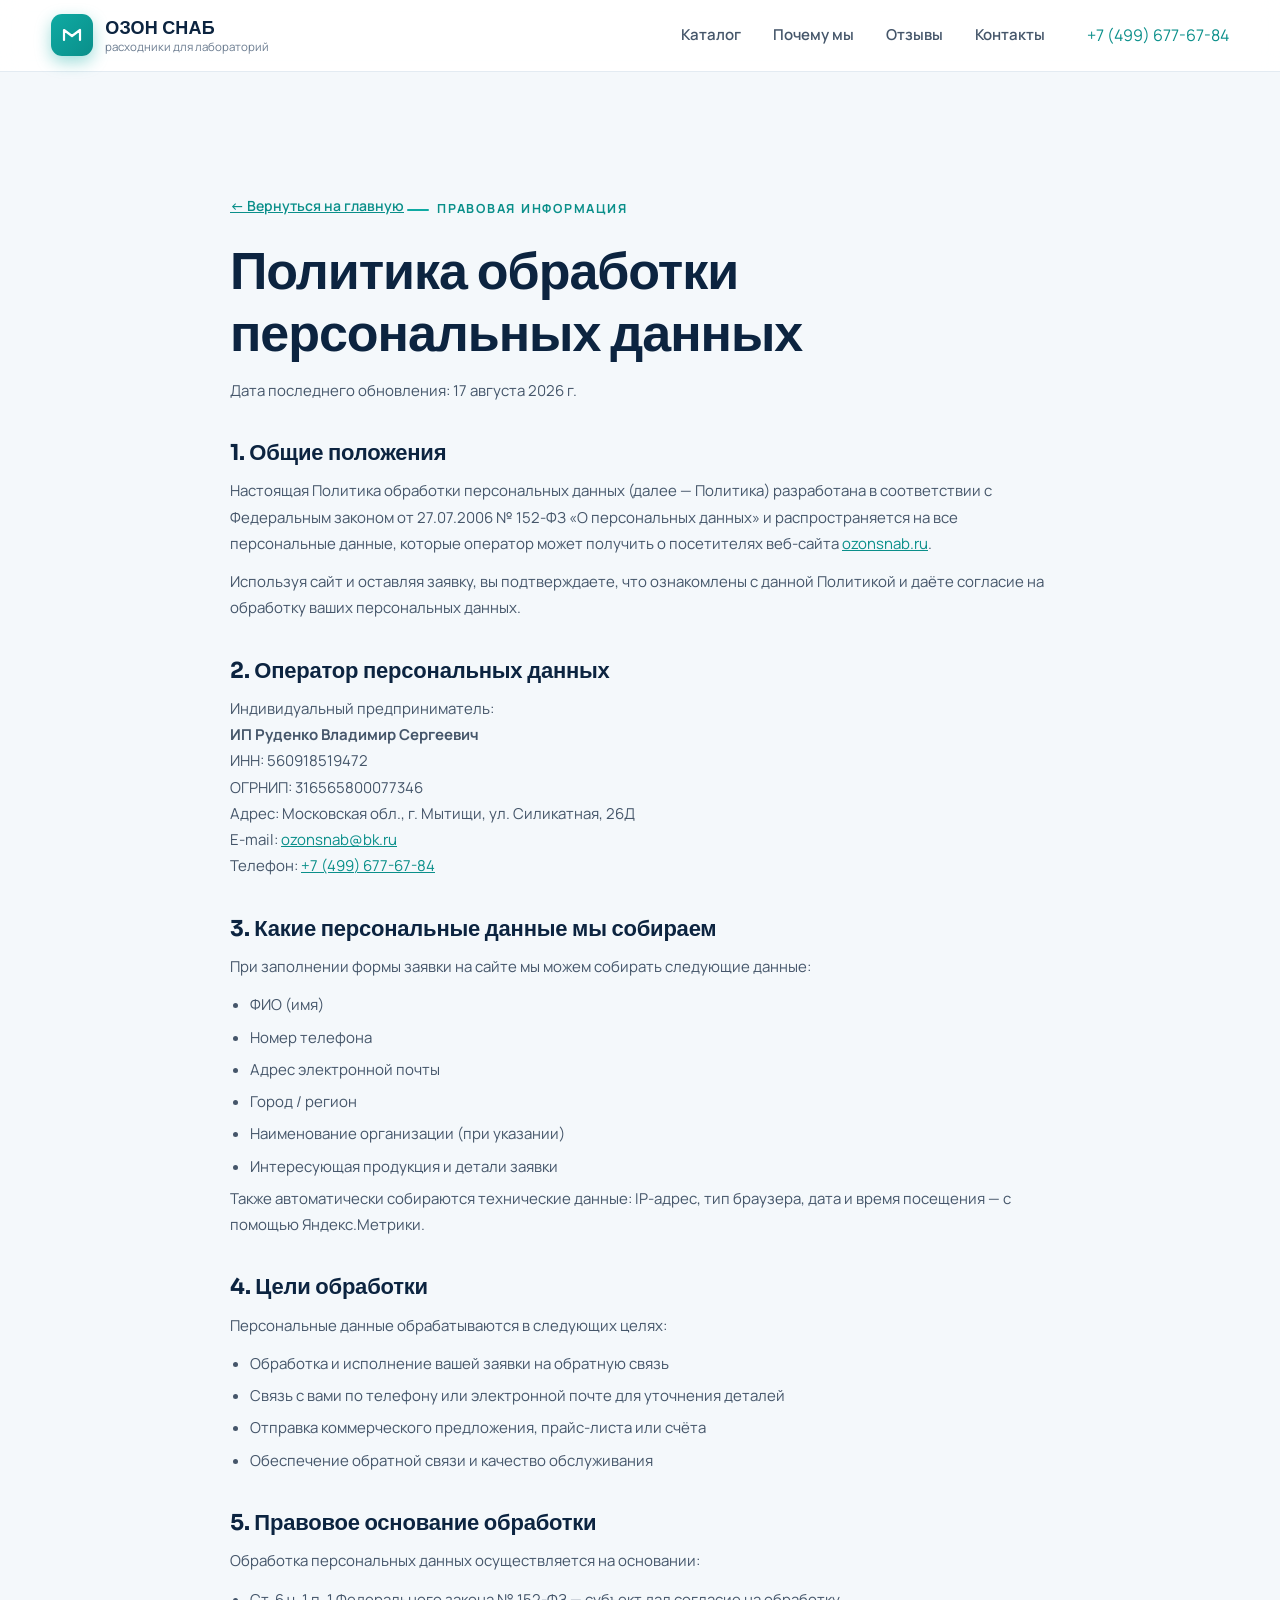
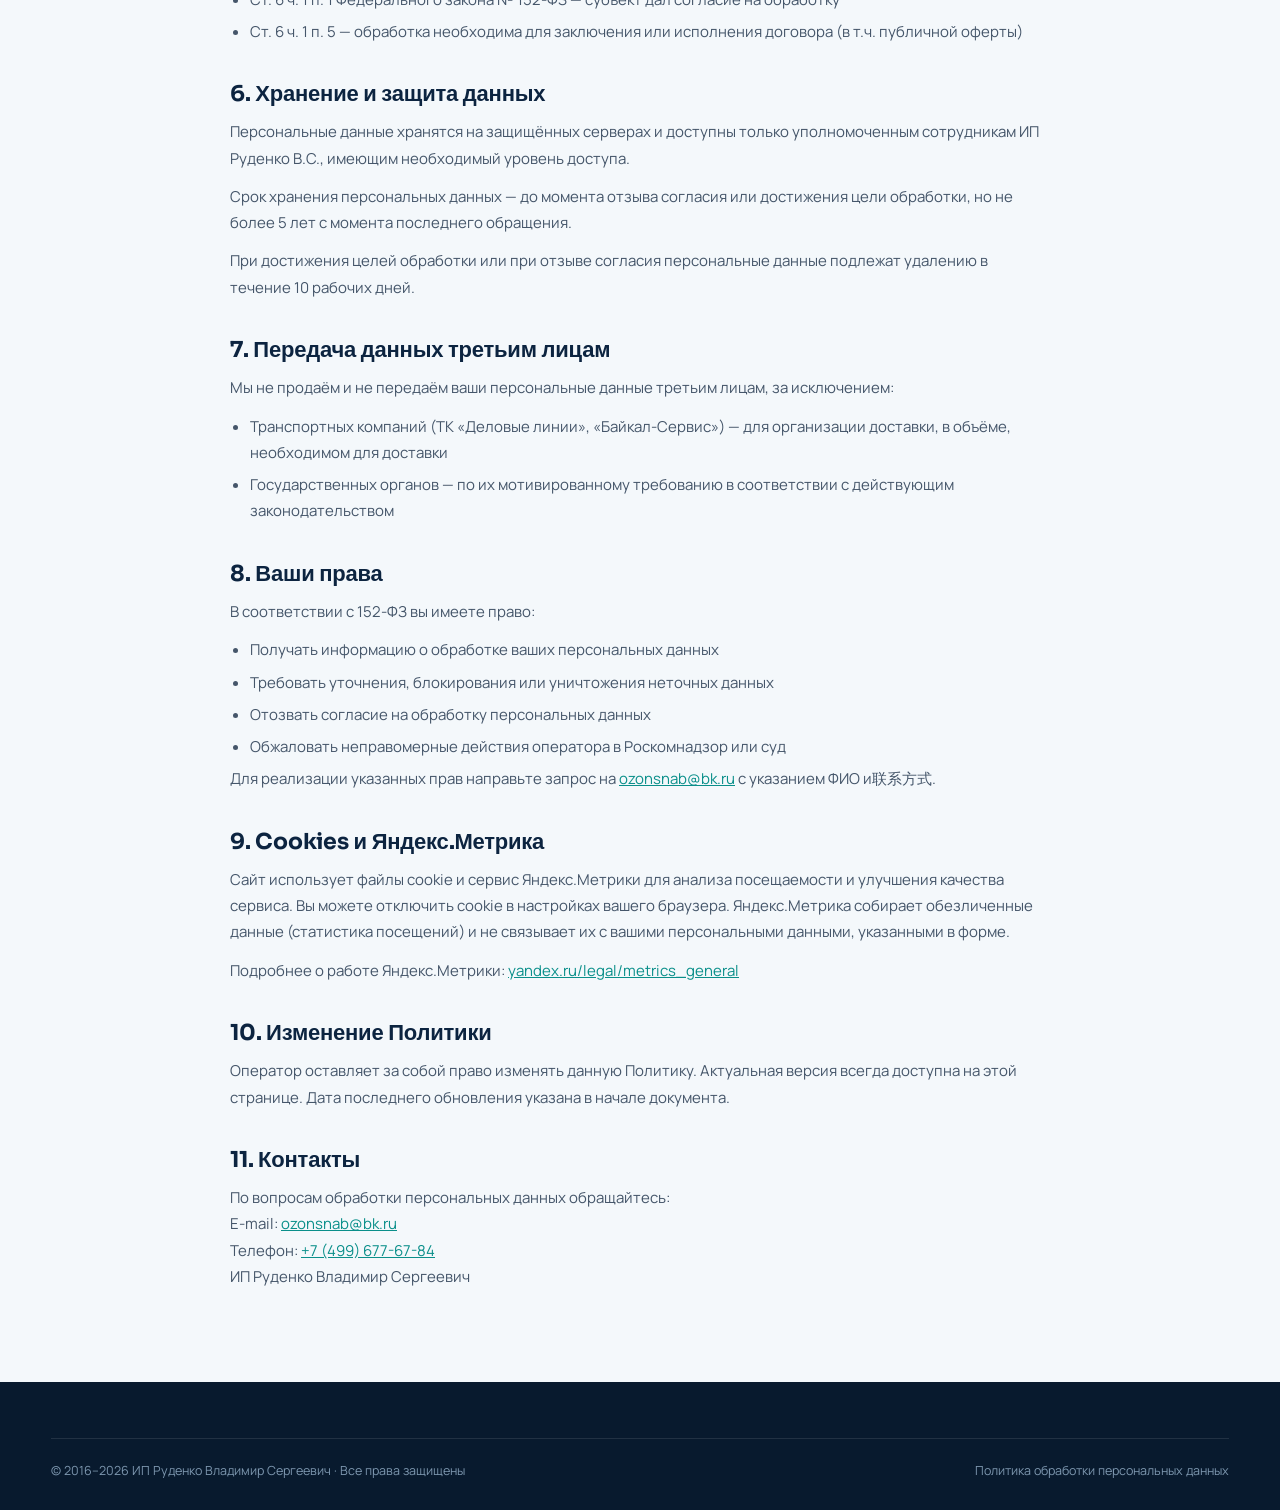
<file: ozonsnab-site/privacy.html>
<!DOCTYPE html>
<html lang="ru">
<head>
  <meta charset="utf-8">
  <meta name="viewport" content="width=device-width, initial-scale=1">
  <title>Политика обработки персональных данных — ОЗОН СНАБ</title>
  <meta name="robots" content="noindex, nofollow">
  <link rel="preconnect" href="https://fonts.googleapis.com">
  <link rel="preconnect" href="https://fonts.gstatic.com" crossorigin>
  <link href="https://fonts.googleapis.com/css2?family=Manrope:wght@400;600;700&family=Sora:wght@600;700&display=swap" rel="stylesheet">
  <link rel="stylesheet" href="css/styles.css">
  <style>
    .policy { padding: 120px 0 80px; }
    .policy h1 { margin-bottom: 12px; }
    .policy .eyebrow { margin-bottom: 8px; }
    .policy-updated { font-size: 14px; color: var(--muted); margin-bottom: 40px; }
    .policy h2 { font-size: 22px; margin: 36px 0 12px; }
    .policy h3 { font-size: 18px; margin: 24px 0 8px; }
    .policy p, .policy li { font-size: 15px; line-height: 1.75; color: var(--ink-soft); margin-bottom: 12px; }
    .policy ul { padding-left: 20px; list-style: disc; }
    .policy li { margin-bottom: 6px; }
    .policy a { color: var(--teal-600); text-decoration: underline; }
    .policy-back { display: inline-flex; align-items: center; gap: 6px; margin-bottom: 24px; font-size: 14px; font-weight: 600; }
  </style>
</head>
<body>

  <header class="header" id="top">
    <div class="container header-inner">
      <a class="logo" href="index.html" aria-label="Озон Снаб — на главную">
        <span class="logo-mark">
          <svg viewBox="0 0 24 24" fill="none" stroke="#fff" stroke-width="2.2" stroke-linecap="round" stroke-linejoin="round"><path d="M4 17V7l8 6 8-6v10"/></svg>
        </span>
        <span class="logo-text">
          <b>ОЗОН СНАБ</b>
          <span>расходники для лабораторий</span>
        </span>
      </a>
      <nav class="nav" aria-label="Основное меню">
        <a href="index.html#catalog">Каталог</a>
        <a href="index.html#about">Почему мы</a>
        <a href="index.html#reviews">Отзывы</a>
        <a href="index.html#contacts">Контакты</a>
      </nav>
      <div class="header-actions">
        <a href="tel:+74996776784" class="header-phone-link">+7 (499) 677-67-84</a>
        <button class="burger" id="burger" aria-label="Открыть меню" aria-expanded="false">
          <span></span><span></span><span></span>
        </button>
      </div>
    </div>
  </header>

  <main>
    <section class="section policy">
      <div class="container" style="max-width:820px;">
        <a href="index.html" class="policy-back">← Вернуться на главную</a>

        <span class="eyebrow">Правовая информация</span>
        <h1>Политика обработки персональных данных</h1>
        <p class="policy-updated">Дата последнего обновления: 17 августа 2026 г.</p>

        <h2>1. Общие положения</h2>
        <p>Настоящая Политика обработки персональных данных (далее — Политика) разработана в соответствии с Федеральным законом от 27.07.2006 № 152-ФЗ «О персональных данных» и распространяется на все персональные данные, которые оператор может получить о посетителях веб-сайта <a href="https://ozonsnab.ru">ozonsnab.ru</a>.</p>
        <p>Используя сайт и оставляя заявку, вы подтверждаете, что ознакомлены с данной Политикой и даёте согласие на обработку ваших персональных данных.</p>

        <h2>2. Оператор персональных данных</h2>
        <p>Индивидуальный предприниматель:<br>
        <strong>ИП Руденко Владимир Сергеевич</strong><br>
        ИНН: 560918519472<br>
        ОГРНИП: 316565800077346<br>
        Адрес: Московская обл., г. Мытищи, ул. Силикатная, 26Д<br>
        E-mail: <a href="mailto:ozonsnab@bk.ru">ozonsnab@bk.ru</a><br>
        Телефон: <a href="tel:+74996776784">+7 (499) 677-67-84</a></p>

        <h2>3. Какие персональные данные мы собираем</h2>
        <p>При заполнении формы заявки на сайте мы можем собирать следующие данные:</p>
        <ul>
          <li>ФИО (имя)</li>
          <li>Номер телефона</li>
          <li>Адрес электронной почты</li>
          <li>Город / регион</li>
          <li>Наименование организации (при указании)</li>
          <li>Интересующая продукция и детали заявки</li>
        </ul>
        <p>Также автоматически собираются технические данные: IP-адрес, тип браузера, дата и время посещения — с помощью Яндекс.Метрики.</p>

        <h2>4. Цели обработки</h2>
        <p>Персональные данные обрабатываются в следующих целях:</p>
        <ul>
          <li>Обработка и исполнение вашей заявки на обратную связь</li>
          <li>Связь с вами по телефону или электронной почте для уточнения деталей</li>
          <li>Отправка коммерческого предложения, прайс-листа или счёта</li>
          <li>Обеспечение обратной связи и качество обслуживания</li>
        </ul>

        <h2>5. Правовое основание обработки</h2>
        <p>Обработка персональных данных осуществляется на основании:</p>
        <ul>
          <li>Ст. 6 ч. 1 п. 1 Федерального закона № 152-ФЗ — субъект дал согласие на обработку</li>
          <li>Ст. 6 ч. 1 п. 5 — обработка необходима для заключения или исполнения договора (в т.ч. публичной оферты)</li>
        </ul>

        <h2>6. Хранение и защита данных</h2>
        <p>Персональные данные хранятся на защищённых серверах и доступны только уполномоченным сотрудникам ИП Руденко В.С., имеющим необходимый уровень доступа.</p>
        <p>Срок хранения персональных данных — до момента отзыва согласия или достижения цели обработки, но не более 5 лет с момента последнего обращения.</p>
        <p>При достижения целей обработки или при отзыве согласия персональные данные подлежат удалению в течение 10 рабочих дней.</p>

        <h2>7. Передача данных третьим лицам</h2>
        <p>Мы не продаём и не передаём ваши персональные данные третьим лицам, за исключением:</p>
        <ul>
          <li>Транспортных компаний (ТК «Деловые линии», «Байкал-Сервис») — для организации доставки, в объёме, необходимом для доставки</li>
          <li>Государственных органов — по их мотивированному требованию в соответствии с действующим законодательством</li>
        </ul>

        <h2>8. Ваши права</h2>
        <p>В соответствии с 152-ФЗ вы имеете право:</p>
        <ul>
          <li>Получать информацию о обработке ваших персональных данных</li>
          <li>Требовать уточнения, блокирования или уничтожения неточных данных</li>
          <li>Отозвать согласие на обработку персональных данных</li>
          <li>Обжаловать неправомерные действия оператора в Роскомнадзор или суд</li>
        </ul>
        <p>Для реализации указанных прав направьте запрос на <a href="mailto:ozonsnab@bk.ru">ozonsnab@bk.ru</a> с указанием ФИО и联系方式.</p>

        <h2>9. Cookies и Яндекс.Метрика</h2>
        <p>Сайт использует файлы cookie и сервис Яндекс.Метрики для анализа посещаемости и улучшения качества сервиса. Вы можете отключить cookie в настройках вашего браузера. Яндекс.Метрика собирает обезличенные данные (статистика посещений) и не связывает их с вашими персональными данными, указанными в форме.</p>
        <p>Подробнее о работе Яндекс.Метрики: <a href="https://yandex.ru/legal/metrics_general" target="_blank" rel="noopener">yandex.ru/legal/metrics_general</a></p>

        <h2>10. Изменение Политики</h2>
        <p>Оператор оставляет за собой право изменять данную Политику. Актуальная версия всегда доступна на этой странице. Дата последнего обновления указана в начале документа.</p>

        <h2>11. Контакты</h2>
        <p>По вопросам обработки персональных данных обращайтесь:<br>
        E-mail: <a href="mailto:ozonsnab@bk.ru">ozonsnab@bk.ru</a><br>
        Телефон: <a href="tel:+74996776784">+7 (499) 677-67-84</a><br>
        ИП Руденко Владимир Сергеевич</p>

      </div>
    </section>
  </main>

  <footer class="footer">
    <div class="container">
      <div class="footer-bottom">
        <p>© 2016–2026 ИП Руденко Владимир Сергеевич · Все права защищены</p>
        <div class="footer-legal">
          <a href="privacy.html">Политика обработки персональных данных</a>
        </div>
      </div>
    </div>
  </footer>

  <script>
    (function () {
      var burger = document.getElementById("burger");
      var nav = document.querySelector(".nav");
      if (burger && nav) {
        burger.addEventListener("click", function () {
          var open = nav.classList.toggle("open");
          burger.classList.toggle("open", open);
          burger.setAttribute("aria-expanded", open ? "true" : "false");
        });
      }
    })();
  </script>

</body>
</html>
</file>
<file: ozonsnab-site/css/styles.css>
:root {
  --navy-900: #081a2e;
  --navy-800: #0c2440;
  --navy-700: #123354;
  --navy-600: #1a4468;
  --teal-600: #0a8f8a;
  --teal-500: #0faaa3;
  --teal-400: #2cc7bf;
  --teal-100: #d8f3f1;
  --teal-50: #ecfaf9;
  --amber-500: #f2a900;
  --amber-600: #d99a00;
  --ink: #1c2b3a;
  --ink-soft: #45566a;
  --muted: #6b7c90;
  --line: #e3ebf2;
  --bg: #f4f8fb;
  --white: #ffffff;
  --radius: 16px;
  --radius-sm: 10px;
  --shadow-sm: 0 1px 2px rgba(8, 26, 46, 0.06), 0 4px 14px rgba(8, 26, 46, 0.06);
  --shadow-md: 0 6px 20px rgba(8, 26, 46, 0.1);
  --shadow-lg: 0 16px 48px rgba(8, 26, 46, 0.16);
  --font-body: "Manrope", "Segoe UI", "Arial", sans-serif;
  --font-head: "Sora", "Segoe UI", "Arial", sans-serif;
}

* { margin: 0; padding: 0; box-sizing: border-box; }

html { scroll-behavior: smooth; scroll-padding-top: 90px; }

body {
  font-family: var(--font-body);
  font-size: 16px;
  line-height: 1.65;
  color: var(--ink);
  background: var(--bg);
  -webkit-font-smoothing: antialiased;
}

img { max-width: 100%; display: block; }
a { color: var(--teal-600); text-decoration: none; }
ul { list-style: none; }

.container { width: min(1180px, 92%); margin: 0 auto; }

/* ---------- Typography ---------- */
h1, h2, h3, h4 { font-family: var(--font-head); line-height: 1.2; color: var(--navy-800); font-weight: 700; }

h1 { font-size: clamp(30px, 4.4vw, 52px); letter-spacing: -0.02em; }
h2 { font-size: clamp(26px, 3.4vw, 38px); letter-spacing: -0.01em; }
h3 { font-size: 19px; }

.section { padding: 72px 0; }
.section-alt { background: var(--white); }

.section-head { max-width: 720px; margin-bottom: 44px; }
.section-head.center { margin-left: auto; margin-right: auto; text-align: center; }

.eyebrow {
  display: inline-flex;
  align-items: center;
  gap: 8px;
  font-size: 12.5px;
  font-weight: 700;
  letter-spacing: 0.14em;
  text-transform: uppercase;
  color: var(--teal-600);
  margin-bottom: 14px;
}
.eyebrow::before { content: ""; width: 22px; height: 2px; background: var(--teal-500); border-radius: 2px; }
.section-head.center .eyebrow::after { content: ""; width: 22px; height: 2px; background: var(--teal-500); border-radius: 2px; }

.section-head p { color: var(--ink-soft); margin-top: 12px; font-size: 17px; }

/* ---------- Buttons ---------- */
.btn {
  display: inline-flex;
  align-items: center;
  justify-content: center;
  gap: 10px;
  font-family: var(--font-body);
  font-weight: 700;
  font-size: 15.5px;
  padding: 15px 28px;
  border-radius: 12px;
  border: 2px solid transparent;
  cursor: pointer;
  transition: transform 0.18s ease, box-shadow 0.18s ease, background 0.18s ease, color 0.18s ease;
  white-space: nowrap;
}
.btn:active { transform: translateY(1px); }

.btn-primary { background: var(--teal-600); color: #fff; box-shadow: 0 8px 24px rgba(15, 170, 163, 0.35); }
.btn-primary:hover { background: var(--teal-500); transform: translateY(-2px); box-shadow: 0 12px 30px rgba(15, 170, 163, 0.42); }

.btn-outline { background: transparent; border-color: rgba(255, 255, 255, 0.5); color: #fff; }
.btn-outline:hover { background: rgba(255, 255, 255, 0.1); border-color: #fff; transform: translateY(-2px); }

.btn-navy { background: var(--navy-800); color: #fff; box-shadow: 0 8px 24px rgba(12, 36, 64, 0.28); }
.btn-navy:hover { background: var(--navy-700); transform: translateY(-2px); }

.btn-light { background: #fff; color: var(--navy-800); border-color: var(--line); }
.btn-light:hover { border-color: var(--teal-500); color: var(--teal-600); transform: translateY(-2px); }

.btn-sm { padding: 11px 20px; font-size: 14px; border-radius: 10px; }

/* ---------- Header ---------- */
.header {
  position: sticky;
  top: 0;
  z-index: 100;
  background: rgba(255, 255, 255, 0.92);
  backdrop-filter: blur(12px);
  border-bottom: 1px solid var(--line);
}
.header-inner { display: flex; align-items: center; gap: 28px; padding: 14px 0; }

.logo { display: flex; align-items: center; gap: 12px; }
.logo-mark {
  width: 42px; height: 42px; border-radius: 11px;
  background: linear-gradient(135deg, var(--teal-500), var(--teal-600));
  display: grid; place-items: center; flex: none;
  box-shadow: 0 6px 16px rgba(15, 170, 163, 0.4);
}
.logo-mark svg { width: 24px; height: 24px; }
.logo-text { line-height: 1.15; }
.logo-text b { font-family: var(--font-head); font-size: 18px; color: var(--navy-800); letter-spacing: 0.01em; display: block; }
.logo-text span { font-size: 11.5px; color: var(--muted); display: block; margin-top: 1px; }

.nav { display: flex; gap: 4px; margin-left: auto; }
.nav a {
  color: var(--ink-soft); font-weight: 600; font-size: 15px;
  padding: 9px 14px; border-radius: 9px; transition: color 0.15s, background 0.15s;
}
.nav a:hover { color: var(--teal-600); background: var(--teal-50); }

.header-actions { display: flex; align-items: center; gap: 18px; }
.header-phone { text-align: right; line-height: 1.25; }
.header-phone a { font-family: var(--font-head); font-weight: 700; font-size: 17px; color: var(--navy-800); }
.header-phone a:hover { color: var(--teal-600); }
.header-phone span { display: block; font-size: 12px; color: var(--muted); }

.burger { display: none; background: none; border: none; cursor: pointer; padding: 8px; }
.burger span { display: block; width: 24px; height: 2px; background: var(--navy-800); margin: 5px 0; border-radius: 2px; transition: 0.25s; }
.burger.open span:nth-child(1) { transform: translateY(7px) rotate(45deg); }
.burger.open span:nth-child(2) { opacity: 0; }
.burger.open span:nth-child(3) { transform: translateY(-7px) rotate(-45deg); }

/* ---------- Hero ---------- */
.hero {
  position: relative;
  color: #fff;
  background: radial-gradient(1100px 500px at 85% -10%, rgba(15, 170, 163, 0.28), transparent 60%),
              radial-gradient(800px 420px at -10% 110%, rgba(26, 68, 104, 0.6), transparent 55%),
              linear-gradient(135deg, var(--navy-900) 0%, var(--navy-800) 60%, #0f2c4d 100%);
  overflow: hidden;
}
.hero::before {
  content: "";
  position: absolute; inset: 0;
  background-image:
    linear-gradient(rgba(255,255,255,0.045) 1px, transparent 1px),
    linear-gradient(90deg, rgba(255,255,255,0.045) 1px, transparent 1px);
  background-size: 56px 56px;
  mask-image: radial-gradient(ellipse 90% 80% at 60% 40%, #000 30%, transparent 75%);
  -webkit-mask-image: radial-gradient(ellipse 90% 80% at 60% 40%, #000 30%, transparent 75%);
}
.hero-inner { position: relative; padding: 88px 0 76px; display: grid; grid-template-columns: 1.15fr 0.85fr; gap: 48px; align-items: center; }

.hero h1 { color: #fff; margin: 16px 0 18px; }
.hero h1 em { font-style: normal; color: var(--teal-400); }

.hero-sub { font-size: 18px; color: #c3d3e3; max-width: 540px; margin-bottom: 30px; }
.hero-sub b { color: #fff; }

.hero-cta { display: flex; gap: 14px; flex-wrap: wrap; margin-bottom: 36px; }

.hero-tags { display: flex; flex-wrap: wrap; gap: 10px; }
.hero-tags li {
  display: inline-flex; align-items: center; gap: 8px;
  background: rgba(255, 255, 255, 0.08);
  border: 1px solid rgba(255, 255, 255, 0.14);
  padding: 8px 14px; border-radius: 999px;
  font-size: 13.5px; color: #dfe9f2; backdrop-filter: blur(4px);
}
.hero-tags svg { width: 15px; height: 15px; color: var(--teal-400); flex: none; }

/* Hero card */
.hero-card {
  background: rgba(255, 255, 255, 0.07);
  border: 1px solid rgba(255, 255, 255, 0.16);
  border-radius: 20px;
  padding: 26px;
  backdrop-filter: blur(10px);
  box-shadow: 0 24px 60px rgba(0, 0, 0, 0.25);
}
.hero-card h3 { color: #fff; font-size: 17px; margin-bottom: 18px; display: flex; align-items: center; gap: 10px; }
.hero-card h3 .dot { width: 8px; height: 8px; border-radius: 50%; background: var(--teal-400); box-shadow: 0 0 0 4px rgba(44, 199, 191, 0.2); animation: pulse 2s infinite; }
@keyframes pulse { 0%,100% { opacity: 1; } 50% { opacity: 0.45; } }

.hero-card ul { display: grid; gap: 12px; }
.hero-card li { display: flex; gap: 12px; align-items: flex-start; color: #dfe9f2; font-size: 14.5px; }
.hero-card li svg { width: 20px; height: 20px; color: var(--teal-400); flex: none; margin-top: 1px; }
.hero-card .hc-note { margin-top: 18px; padding-top: 16px; border-top: 1px solid rgba(255,255,255,0.14); font-size: 13px; color: #a9bfd4; }
.hero-card .hc-note b { color: #fff; }

/* ---------- Stats ---------- */
.stats { position: relative; z-index: 2; margin-top: -34px; }
.stats-grid {
  background: #fff; border-radius: var(--radius);
  box-shadow: var(--shadow-md);
  display: grid; grid-template-columns: repeat(4, 1fr);
  padding: 8px;
}
.stat { padding: 20px 18px; text-align: center; border-right: 1px solid var(--line); }
.stat:last-child { border-right: none; }
.stat b { font-family: var(--font-head); font-size: 26px; color: var(--navy-800); display: block; line-height: 1.2; }
.stat b i { font-style: normal; color: var(--teal-600); }
.stat span { font-size: 13px; color: var(--muted); }

/* ---------- Advantages ---------- */
.adv-grid { display: grid; grid-template-columns: repeat(4, 1fr); gap: 20px; }
.adv-card {
  background: var(--white); border: 1px solid var(--line);
  border-radius: var(--radius); padding: 26px 22px;
  box-shadow: var(--shadow-sm);
  transition: transform 0.2s ease, box-shadow 0.2s ease, border-color 0.2s ease;
}
.adv-card:hover { transform: translateY(-4px); box-shadow: var(--shadow-md); border-color: var(--teal-100); }
.adv-icon {
  width: 48px; height: 48px; border-radius: 13px; margin-bottom: 16px;
  display: grid; place-items: center; background: var(--teal-50); color: var(--teal-600);
}
.adv-icon svg { width: 24px; height: 24px; }
.adv-card h3 { font-size: 16.5px; margin-bottom: 8px; }
.adv-card p { font-size: 14.5px; color: var(--ink-soft); }

/* ---------- Catalog ---------- */
.catalog-grid { display: grid; grid-template-columns: repeat(3, 1fr); gap: 24px; }

.product-card {
  background: var(--white); border: 1px solid var(--line);
  border-radius: var(--radius); overflow: hidden;
  display: flex; flex-direction: column;
  box-shadow: var(--shadow-sm);
  transition: transform 0.2s ease, box-shadow 0.2s ease;
}
.product-card:hover { transform: translateY(-4px); box-shadow: var(--shadow-lg); }

.product-visual {
  position: relative; padding: 30px 24px 24px; overflow: hidden;
  background:
    radial-gradient(320px 200px at 85% -10%, rgba(44, 199, 191, 0.16), transparent 60%),
    linear-gradient(180deg, #f0f7fa, #f7fbfd);
  display: grid; place-items: center; min-height: 190px;
}
.product-visual svg { width: 130px; height: 130px; filter: drop-shadow(0 12px 22px rgba(12, 36, 64, 0.18)); }
.product-visual img { width: 100%; height: 100%; object-fit: cover; position: absolute; inset: 0; }
.product-badge {
  position: absolute; top: 14px; left: 14px;
  background: var(--navy-800); color: #fff;
  font-size: 11.5px; font-weight: 700; letter-spacing: 0.08em; text-transform: uppercase;
  padding: 6px 12px; border-radius: 999px;
}
.product-badge.stock { background: var(--teal-600); }

.product-body { padding: 22px; display: flex; flex-direction: column; flex: 1; }
.product-body h3 { font-size: 18px; margin-bottom: 10px; color: var(--navy-800); }
.product-body .p-desc { font-size: 14px; color: var(--ink-soft); margin-bottom: 14px; }

.p-feats { display: grid; gap: 8px; margin-bottom: 18px; }
.p-feats li { display: flex; gap: 10px; align-items: flex-start; font-size: 14px; color: var(--ink-soft); }
.p-feats li svg { width: 17px; height: 17px; color: var(--teal-500); flex: none; margin-top: 2px; }

.p-compat { display: flex; flex-wrap: wrap; gap: 6px; margin-bottom: 18px; }
.p-compat span {
  background: var(--teal-50); color: var(--navy-700);
  border: 1px solid var(--teal-100);
  font-size: 12px; font-weight: 600; padding: 4px 10px; border-radius: 999px;
}

.product-foot { margin-top: auto; padding-top: 18px; border-top: 1px solid var(--line); display: flex; align-items: center; justify-content: space-between; gap: 12px; }
.p-price { line-height: 1.2; }
.p-price b { font-family: var(--font-head); font-size: 24px; color: var(--navy-800); }
.p-price b i { font-style: normal; color: var(--teal-600); }
.p-price span { display: block; font-size: 12px; color: var(--muted); }

/* ---------- Audience ---------- */
.aud-grid { display: grid; grid-template-columns: repeat(4, 1fr); gap: 20px; }
.aud-card {
  background: var(--white); border: 1px solid var(--line); border-radius: var(--radius);
  padding: 26px 22px; box-shadow: var(--shadow-sm);
}
.aud-card .aud-num { font-family: var(--font-head); font-size: 30px; font-weight: 700; color: var(--teal-100); line-height: 1; margin-bottom: 12px; }
.aud-card h3 { font-size: 16.5px; margin-bottom: 8px; }
.aud-card p { font-size: 14px; color: var(--ink-soft); }

/* ---------- How we work ---------- */
.steps { display: grid; grid-template-columns: repeat(4, 1fr); gap: 20px; counter-reset: step; }
.step { position: relative; padding: 26px 22px; background: var(--white); border: 1px solid var(--line); border-radius: var(--radius); box-shadow: var(--shadow-sm); }
.step-num {
  width: 44px; height: 44px; border-radius: 12px;
  background: var(--navy-800); color: #fff;
  display: grid; place-items: center;
  font-family: var(--font-head); font-weight: 700; font-size: 18px;
  margin-bottom: 16px;
  box-shadow: 0 8px 20px rgba(12, 36, 64, 0.25);
}
.step h3 { font-size: 16.5px; margin-bottom: 8px; }
.step p { font-size: 14.5px; color: var(--ink-soft); }
.step-arrow { position: absolute; top: 34px; right: -18px; color: var(--line); z-index: 2; }
.step-arrow svg { width: 22px; height: 22px; }

/* ---------- Documents ---------- */
.doc-grid { display: grid; grid-template-columns: repeat(3, 1fr); gap: 20px; }
.doc-card {
  display: flex; gap: 16px; align-items: flex-start;
  background: var(--white); border: 1px solid var(--line);
  border-radius: var(--radius); padding: 22px; box-shadow: var(--shadow-sm);
}
.doc-icon { width: 46px; height: 46px; border-radius: 12px; background: var(--teal-50); color: var(--teal-600); display: grid; place-items: center; flex: none; }
.doc-icon svg { width: 22px; height: 22px; }
.doc-card h3 { font-size: 15.5px; margin-bottom: 4px; }
.doc-card p { font-size: 13.5px; color: var(--muted); }

/* ---------- Delivery ---------- */
.delivery-grid { display: grid; grid-template-columns: 1.05fr 0.95fr; gap: 40px; align-items: start; }
.delivery-list { display: grid; gap: 18px; }
.delivery-item { display: flex; gap: 16px; align-items: flex-start; background: var(--white); border: 1px solid var(--line); border-radius: var(--radius-sm); padding: 18px 20px; box-shadow: var(--shadow-sm); }
.delivery-item .di-icon { width: 42px; height: 42px; border-radius: 11px; background: var(--teal-50); color: var(--teal-600); display: grid; place-items: center; flex: none; }
.delivery-item .di-icon svg { width: 21px; height: 21px; }
.delivery-item h3 { font-size: 15.5px; margin-bottom: 3px; }
.delivery-item p { font-size: 14px; color: var(--ink-soft); }

.warehouses { background: var(--navy-800); border-radius: var(--radius); padding: 28px; color: #fff; }
.warehouses h3 { color: #fff; font-size: 17px; margin-bottom: 18px; }
.wh-item { display: flex; gap: 12px; align-items: flex-start; padding: 12px 0; border-bottom: 1px solid rgba(255,255,255,0.12); font-size: 14.5px; color: #d4e0ec; }
.wh-item:last-child { border-bottom: none; }
.wh-item svg { width: 18px; height: 18px; color: var(--teal-400); flex: none; margin-top: 3px; }
.wh-item b { color: #fff; }

/* ---------- CTA band ---------- */
.cta-band {
  background: radial-gradient(900px 400px at 90% -20%, rgba(15, 170, 163, 0.3), transparent 55%), linear-gradient(135deg, var(--navy-800), var(--navy-900));
  border-radius: 24px; padding: 52px 48px;
  display: flex; align-items: center; justify-content: space-between; gap: 32px; flex-wrap: wrap;
  color: #fff; position: relative; overflow: hidden;
}
.cta-band::after {
  content: ""; position: absolute; inset: 0;
  background-image: linear-gradient(rgba(255,255,255,0.05) 1px, transparent 1px), linear-gradient(90deg, rgba(255,255,255,0.05) 1px, transparent 1px);
  background-size: 44px 44px; pointer-events: none;
}
.cta-band h2 { color: #fff; position: relative; z-index: 1; margin-bottom: 10px; }
.cta-band p { color: #c9d8e6; position: relative; z-index: 1; max-width: 560px; }
.cta-band .btn { position: relative; z-index: 1; }

/* ---------- Contacts ---------- */
.contact-grid { display: grid; grid-template-columns: 0.9fr 1.1fr; gap: 40px; align-items: start; }
.contact-cards { display: grid; gap: 16px; }
.contact-card { display: flex; gap: 16px; align-items: flex-start; background: var(--white); border: 1px solid var(--line); border-radius: var(--radius); padding: 20px; box-shadow: var(--shadow-sm); }
.contact-card .cc-icon { width: 44px; height: 44px; border-radius: 11px; background: var(--teal-50); color: var(--teal-600); display: grid; place-items: center; flex: none; }
.contact-card .cc-icon svg { width: 22px; height: 22px; }
.contact-card h3 { font-size: 14px; text-transform: uppercase; letter-spacing: 0.06em; color: var(--muted); margin-bottom: 4px; }
.contact-card a, .contact-card .cc-val { font-size: 17px; font-weight: 700; color: var(--navy-800); }
.contact-card a:hover { color: var(--teal-600); }
.contact-card .cc-sub { font-size: 13.5px; color: var(--muted); margin-top: 2px; }
.contact-social { display: flex; gap: 10px; margin-top: 14px; flex-wrap: wrap; }
.contact-social a { display: inline-flex; align-items: center; gap: 8px; font-size: 13.5px; font-weight: 600; color: var(--ink-soft); background: var(--bg); border: 1px solid var(--line); padding: 9px 16px; border-radius: 999px; }
.contact-social a:hover { color: var(--teal-600); border-color: var(--teal-500); }
.contact-social svg { width: 16px; height: 16px; color: var(--teal-600); }

/* ---------- Form ---------- */
.form-card {
  background: var(--white); border: 1px solid var(--line);
  border-radius: 20px; padding: 36px; box-shadow: var(--shadow-lg);
  position: relative; overflow: hidden;
}
.form-card::before { content: ""; position: absolute; top: 0; left: 0; right: 0; height: 5px; background: linear-gradient(90deg, var(--teal-600), var(--teal-400), var(--amber-500)); }
.form-card h3 { font-size: 22px; margin-bottom: 6px; }
.form-card .form-sub { color: var(--ink-soft); font-size: 15px; margin-bottom: 26px; }

.form-row { display: grid; grid-template-columns: 1fr 1fr; gap: 16px; }
.form-group { margin-bottom: 16px; }
.form-group.full { grid-column: 1 / -1; }
.form-group label { display: block; font-size: 13.5px; font-weight: 700; color: var(--navy-700); margin-bottom: 7px; }
.form-group label .req { color: var(--teal-600); }
.form-group input, .form-group select, .form-group textarea {
  width: 100%; font-family: var(--font-body); font-size: 15px;
  padding: 13px 15px; border: 1.5px solid var(--line); border-radius: 11px;
  background: var(--bg); color: var(--ink); transition: border-color 0.15s, box-shadow 0.15s;
  -webkit-appearance: none; appearance: none;
}
.form-group select { background-image: url("data:image/svg+xml,%3Csvg xmlns='http://www.w3.org/2000/svg' width='14' height='14' viewBox='0 0 24 24' fill='none' stroke='%236b7c90' stroke-width='2.5' stroke-linecap='round' stroke-linejoin='round'%3E%3Cpath d='m6 9 6 6 6-6'/%3E%3C/svg%3E"); background-repeat: no-repeat; background-position: right 15px center; padding-right: 42px; }
.form-group textarea { min-height: 90px; resize: vertical; }
.form-group input:focus, .form-group select:focus, .form-group textarea:focus {
  outline: none; border-color: var(--teal-500); background: #fff; box-shadow: 0 0 0 4px rgba(15, 170, 163, 0.12);
}
.form-group input.error, .form-group select.error { border-color: #e5484d; background: #fef7f7; }

.form-note { font-size: 13px; color: var(--muted); margin-top: 14px; display: flex; align-items: flex-start; gap: 8px; }
.form-note svg { width: 16px; height: 16px; color: var(--teal-500); flex: none; margin-top: 1px; }

.form-success {
  display: none; text-align: center; padding: 40px 10px;
}
.form-success.show { display: block; }
.form-success .fs-icon { width: 72px; height: 72px; border-radius: 50%; background: var(--teal-50); color: var(--teal-600); display: grid; place-items: center; margin: 0 auto 20px; }
.form-success .fs-icon svg { width: 36px; height: 36px; }
.form-success h3 { font-size: 22px; margin-bottom: 8px; }
.form-success p { color: var(--ink-soft); }

/* ---------- Footer ---------- */
.footer { background: var(--navy-900); color: #a9bfd4; padding: 56px 0 28px; font-size: 14px; }
.footer-grid { display: grid; grid-template-columns: 1.4fr 1fr 1fr 1.2fr; gap: 36px; margin-bottom: 40px; }
.footer .logo-text b { color: #fff; }
.footer .logo-text span { color: #7d97af; }
.footer h4 { color: #fff; font-size: 15px; margin-bottom: 16px; font-family: var(--font-head); }
.footer ul { display: grid; gap: 9px; }
.footer a { color: #a9bfd4; }
.footer a:hover { color: var(--teal-400); }
.footer .f-contact li { display: flex; gap: 10px; align-items: flex-start; }
.footer .f-contact svg { width: 16px; height: 16px; color: var(--teal-500); flex: none; margin-top: 4px; }
.footer .f-desc { color: #7d97af; margin-top: 16px; font-size: 13.5px; line-height: 1.7; }

.footer-bottom { border-top: 1px solid rgba(255,255,255,0.1); padding-top: 22px; display: flex; justify-content: space-between; gap: 16px; flex-wrap: wrap; font-size: 12.5px; color: #7d97af; }
.footer-bottom a { color: #7d97af; }
.footer-bottom a:hover { color: var(--teal-400); }
.footer-requisites { margin-top: 6px; font-size: 12.5px; color: #6b8298; }

/* ---------- Reveal animations ---------- */
.reveal { opacity: 0; transform: translateY(24px); transition: opacity 0.6s ease, transform 0.6s ease; }
.reveal.in { opacity: 1; transform: none; }
.reveal-d1 { transition-delay: 0.08s; }
.reveal-d2 { transition-delay: 0.16s; }
.reveal-d3 { transition-delay: 0.24s; }

/* ---------- Responsive ---------- */
@media (max-width: 1024px) {
  .hero-inner { grid-template-columns: 1fr; padding: 64px 0 60px; }
  .hero-card { max-width: 560px; }
  .adv-grid, .aud-grid { grid-template-columns: repeat(2, 1fr); }
  .steps { grid-template-columns: repeat(2, 1fr); }
  .step-arrow { display: none; }
  .catalog-grid { grid-template-columns: repeat(2, 1fr); }
  .doc-grid { grid-template-columns: repeat(2, 1fr); }
  .delivery-grid, .contact-grid { grid-template-columns: 1fr; }
  .stats-grid { grid-template-columns: repeat(2, 1fr); }
  .stat:nth-child(2) { border-right: none; }
  .stat:nth-child(1), .stat:nth-child(2) { border-bottom: 1px solid var(--line); }
}

@media (max-width: 860px) {
  .nav { position: fixed; inset: 64px 0 auto 0; background: #fff; flex-direction: column; padding: 16px 6%; box-shadow: var(--shadow-lg); transform: translateY(-140%); transition: transform 0.3s ease; z-index: 99; border-bottom: 1px solid var(--line); }
  .nav.open { transform: translateY(0); }
  .nav a { padding: 13px 10px; font-size: 16px; border-bottom: 1px solid var(--line); border-radius: 0; }
  .nav a:last-child { border-bottom: none; }
  .burger { display: block; }
  .header-actions { flex-wrap: wrap; gap: 6px 12px; }
  .header-phone { text-align: center; flex-basis: 100%; }
  .header-phone span { display: block; }
  .header-inner { gap: 14px; }
  .catalog-grid { grid-template-columns: 1fr; max-width: 480px; margin: 0 auto; }
  .doc-grid { grid-template-columns: 1fr; }
  .cta-band { padding: 38px 26px; }
}

@media (max-width: 600px) {
  .section { padding: 52px 0; }
  .hero-inner { padding: 48px 0 52px; }
  .hero-sub { font-size: 16px; }
  .adv-grid, .aud-grid, .steps { grid-template-columns: 1fr; }
  .stats-grid { grid-template-columns: 1fr 1fr; }
  .form-row { grid-template-columns: 1fr; }
  .form-card { padding: 26px 20px; }
  .cta-band { padding: 32px 22px; }
  .footer-grid { grid-template-columns: 1fr; gap: 28px; }
  .logo-text span { display: none; }
  .header-phone a { font-size: 14px; }
  .header-phone span { font-size: 11px; }
  .header-actions { justify-content: center; }
}

/* ---------- Comparison Table ---------- */
.compare-wrap { overflow-x: auto; margin-top: 12px; }
.compare-table {
  width: 100%; border-collapse: separate; border-spacing: 0;
  background: var(--white); border-radius: var(--radius); overflow: hidden;
  box-shadow: var(--shadow-sm); font-size: 15px;
}
.compare-table th, .compare-table td { padding: 16px 24px; text-align: left; }
.compare-table thead th {
  background: var(--navy-800); color: #fff; font-family: var(--font-head); font-weight: 700; font-size: 15px;
}
.compare-table thead th:first-child { border-radius: 0; }
.compare-table tbody tr { border-bottom: 1px solid var(--line); }
.compare-table tbody tr:last-child { border-bottom: none; }
.compare-table tbody td:first-child { font-weight: 600; color: var(--navy-700); }
.compare-table .col-us { background: rgba(10, 143, 138, 0.06); color: var(--teal-600); font-weight: 600; }
.compare-table thead .col-us { background: var(--teal-600); color: #fff; }

/* ---------- Reviews ---------- */
.reviews-grid { display: grid; grid-template-columns: repeat(3, 1fr); gap: 24px; margin-top: 8px; }
.review-card {
  background: var(--white); border-radius: var(--radius); padding: 28px 26px;
  box-shadow: var(--shadow-sm); display: flex; flex-direction: column; gap: 16px;
}
.review-stars { color: var(--amber-500); font-size: 18px; letter-spacing: 2px; }
.review-text { font-size: 15px; color: var(--ink-soft); line-height: 1.65; flex: 1; }
.review-author { display: flex; align-items: center; gap: 12px; }
.review-avatar {
  width: 44px; height: 44px; border-radius: 50%;
  background: var(--teal-100); color: var(--teal-600);
  font-weight: 700; font-size: 14px; display: grid; place-items: center; flex-shrink: 0;
}
.review-author strong { display: block; font-size: 14px; color: var(--navy-800); }
.review-author span { font-size: 13px; color: var(--muted); }

/* ---------- FAQ ---------- */
.faq-list { display: flex; flex-direction: column; gap: 10px; max-width: 820px; margin: 0 auto; }
.faq-item {
  background: var(--white); border-radius: var(--radius-sm); overflow: hidden;
  box-shadow: var(--shadow-sm); transition: box-shadow 0.2s ease;
}
.faq-item[open] { box-shadow: var(--shadow-md); }
.faq-item summary {
  padding: 18px 24px; cursor: pointer; font-weight: 600; font-size: 15px;
  color: var(--navy-800); list-style: none; display: flex; align-items: center; justify-content: space-between;
  transition: color 0.2s ease;
}
.faq-item summary::-webkit-details-marker { display: none; }
.faq-item summary::after {
  content: "+"; font-size: 22px; font-weight: 300; color: var(--teal-600);
  transition: transform 0.2s ease;
}
.faq-item[open] summary::after { transform: rotate(45deg); }
.faq-item summary:hover { color: var(--teal-600); }
.faq-answer { padding: 0 24px 18px; font-size: 15px; color: var(--ink-soft); line-height: 1.7; }

@media (max-width: 860px) {
  .reviews-grid { grid-template-columns: 1fr; }
  .compare-table { font-size: 14px; }
  .compare-table th, .compare-table td { padding: 12px 16px; }
}

@media (prefers-reduced-motion: reduce) {
  html { scroll-behavior: auto; }
  .reveal { opacity: 1; transform: none; transition: none; }
  .fab-menu { transition: none; }
  .fab-item { transition: none; }
  .fab-main svg { transition: none; }
}

/* ---------- FAB: плавающие кнопки связи ---------- */
.fab-wrap { position: fixed; bottom: 28px; right: 24px; z-index: 9000; display: flex; flex-direction: column; align-items: center; gap: 12px; }
.fab-menu {
  display: flex; flex-direction: column; gap: 10px;
  opacity: 0; pointer-events: none; transform: translateY(16px) scale(0.9);
  transition: opacity 0.25s ease, transform 0.25s ease;
}
.fab-menu.open { opacity: 1; pointer-events: auto; transform: translateY(0) scale(1); }

.fab-item {
  width: 50px; height: 50px; border-radius: 50%;
  display: grid; place-items: center;
  text-decoration: none; color: #fff;
  box-shadow: 0 4px 14px rgba(0,0,0,0.22);
  transition: transform 0.18s ease, box-shadow 0.18s ease;
  transform: translateY(8px); opacity: 0;
}
.fab-menu.open .fab-item { transform: translateY(0); opacity: 1; }
.fab-menu.open .fab-item:nth-child(1) { transition-delay: 0s; }
.fab-menu.open .fab-item:nth-child(2) { transition-delay: 0.04s; }
.fab-menu.open .fab-item:nth-child(3) { transition-delay: 0.08s; }
.fab-menu.open .fab-item:nth-child(4) { transition-delay: 0.12s; }
.fab-item:hover { transform: translateY(-3px) scale(1.08); box-shadow: 0 6px 20px rgba(0,0,0,0.3); }
.fab-item svg { width: 24px; height: 24px; }

.fab-phone { background: var(--navy-800); }
.fab-tg { background: #2AABEE; }
.fab-mail { background: #EA4335; }
.fab-max { background: #0077FF; }

.fab-main {
  width: 60px; height: 60px; border-radius: 50%;
  background: var(--teal-600); color: #fff;
  border: none; cursor: pointer;
  display: grid; place-items: center;
  box-shadow: 0 8px 24px rgba(10, 143, 138, 0.4);
  transition: transform 0.2s ease, box-shadow 0.2s ease, background 0.2s ease;
  position: relative; z-index: 2;
}
.fab-main:hover { transform: scale(1.06); box-shadow: 0 10px 30px rgba(10, 143, 138, 0.5); }
.fab-main svg { width: 28px; height: 28px; transition: transform 0.25s ease; }
.fab-main.open { background: var(--navy-800); }
.fab-main.open svg { transform: rotate(45deg); }

/* Пульс-кольцо на главной кнопке */
.fab-main::before {
  content: ""; position: absolute; inset: -5px; border-radius: 50%;
  background: rgba(10, 143, 138, 0.35);
  animation: fab-pulse 2.4s ease-out infinite; z-index: -1; pointer-events: none;
}
@keyframes fab-pulse { 0% { transform: scale(1); opacity: 0.7; } 70%, 100% { transform: scale(1.5); opacity: 0; } }

@media (max-width: 600px) {
  .fab-wrap { bottom: 16px; right: 14px; }
  .fab-main { width: 52px; height: 52px; }
  .fab-main svg { width: 24px; height: 24px; }
  .fab-item { width: 44px; height: 44px; }
  .fab-item svg { width: 20px; height: 20px; }
}
</file>
